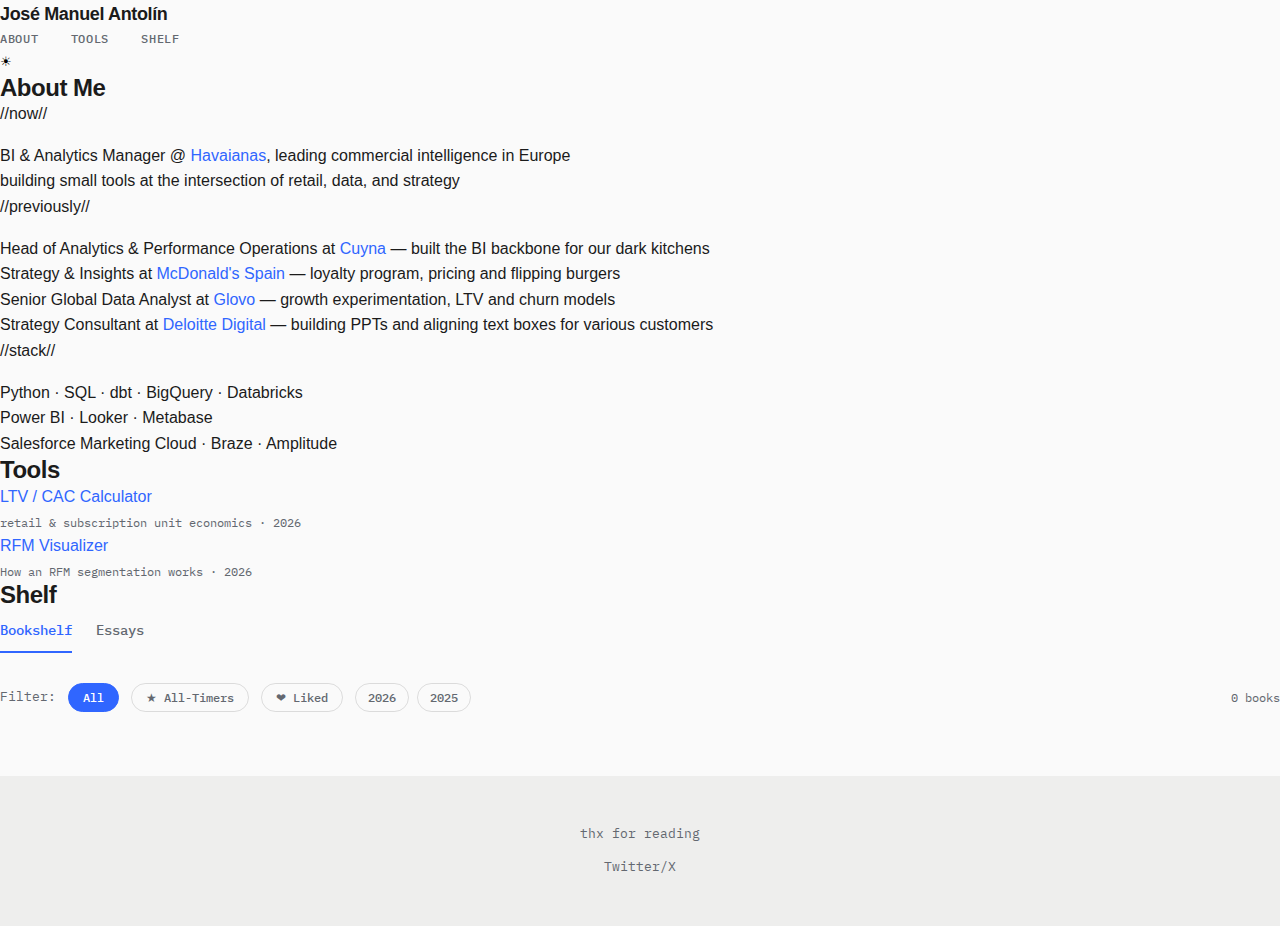
<file: index.html>
<!DOCTYPE html>
<html lang="en">
<head>
    <meta charset="UTF-8">
    <meta name="viewport" content="width=device-width, initial-scale=1.0">
    <meta name="description" content="Personal site — about, writing, shelf">
    <meta name="theme-color" content="#ffffff">
    <title>José Manuel Antolín</title>
    <link rel="stylesheet" href="styles.css">
    <link href="https://fonts.googleapis.com/css2?family=IBM+Plex+Mono:wght@400;500;600;700&display=swap" rel="stylesheet">
    <link rel="icon" href="data:image/svg+xml,<svg xmlns='http://www.w3.org/2000/svg' viewBox='0 0 100 100'><text y='75' font-size='75'>☀</text></svg>">
    
    <script async src="https://www.googletagmanager.com/gtag/js?id=QPMH0CL7N2"></script>
    <script src="/js/analytics.js"></script>

</head>
<body>
    <div class="page-wrapper" id="page-wrapper">
        <div class="container">
            <header class="header fade-in">
                <div class="header-left">
                    <a href="#" class="site-title">José Manuel Antolín</a>
                    <nav>
                        <a href="#about">About</a>
                        <a href="#tools">Tools</a>
                        <a href="#shelf">Shelf</a>
                    </nav>
                </div>
                <button class="theme-toggle" onclick="toggleTheme()" title="Toggle dark mode">
                    <span class="theme-icon">☀</span>
                </button>
            </header>

            
            <section id="about" class="about-section fade-in">
                <h2 class="section-title">About Me</h2>
            
                <p class="label">//now//</p>
                <ul class="content-list">
                    <li>BI & Analytics Manager @ <a href="https://www.havaianas.com" target="_blank" rel="noopener">Havaianas</a>, leading commercial intelligence in Europe</li>
                    <li>building small tools at the intersection of retail, data, and strategy</li>
                </ul>
            
                <p class="label">//previously//</p>
                <ul class="content-list">
                    <li>Head of Analytics & Performance Operations at <a href="https://www.cuyna.es" target="_blank" rel="noopener">Cuyna</a> — built the BI backbone for our dark kitchens</li>
                    <li>Strategy & Insights at <a href="https://www.mcdonalds.es" target="_blank" rel="noopener">McDonald's Spain</a> — loyalty program, pricing and flipping burgers</li>
                    <li>Senior Global Data Analyst at <a href="https://glovoapp.com" target="_blank" rel="noopener">Glovo</a> — growth experimentation, LTV and churn models</li>
                    <li>Strategy Consultant at <a href="https://www.deloittedigital.com" target="_blank" rel="noopener">Deloitte Digital</a> — building PPTs and aligning text boxes for various customers</li>
                </ul>
            
                <p class="label">//stack//</p>
                <ul class="content-list">
                    <li>Python · SQL · dbt · BigQuery · Databricks</li>
                    <li>Power BI · Looker · Metabase</li>
                    <li>Salesforce Marketing Cloud · Braze · Amplitude</li>
                </ul>
            </section>

            <section id="tools" class="writing-section fade-in">
                <h2 class="section-title">Tools</h2>
                <ul class="writing-list">
                    <li>
                        <a href="tools/ltv-cac-calculator.html">LTV / CAC Calculator</a>
                        <div class="source">retail &amp; subscription unit economics · 2026</div>
                    </li>
                    <li>
                        <a href="tools/rfm-visualizer.html">RFM Visualizer</a>
                        <div class="source">How an RFM segmentation works · 2026</div>
                    </li>
                </ul>
            </section>

            <!-- 
            <section id="writing" class="writing-section fade-in">
                <h2 class="section-title">Writing</h2>
                <ul class="writing-list">
                    <li>
                        <a href="https://paragraph.com/@drewcoffman" target="_blank" rel="noopener">essays on being a dad</a>
                        <div class="source">paragraph · 2024</div>
                    </li>
                    <li>
                        <a href="https://paragraph.com/@drewcoffman-2/the-internet-is-a-portal" target="_blank" rel="noopener">the internet is a portal</a>
                        <div class="source">mirror · 2023</div>
                    </li>
                    <li>
                        <a href="https://v1.fwb.help/editorial/lessons-from-the-rise-and-fall-of-bulletin-board-systems-web3" target="_blank" rel="noopener">the ghosts of internets past</a>
                        <div class="source">FWB · 2022</div>
                    </li>
                    <li>
                        <a href="https://paragraph.com/@drewcoffman-2/cryptopilled" target="_blank" rel="noopener">how i got cryptopilled</a>
                        <div class="source">mirror · 2021</div>
                    </li>
                </ul>
            </section> 
            -->

            
            <section id="shelf" class="shelf-section fade-in">
                <h2 class="section-title">Shelf</h2>
                <div class="shelf-tabs">
                    <button class="shelf-tab active" data-tab="books">Bookshelf</button>
                    <!-- <button class="shelf-tab" data-tab="movies">Movie Shelf</button> -->
                    <button class="shelf-tab" data-tab="essays">Essays</button>
                </div>

                <div id="tab-books" class="tab-content active">
                    <div class="sort-controls">
                        <span>Filter:</span>
                        <button class="sort-btn active" data-filter="all">All</button>
                        <button class="sort-btn" data-filter="top">★ All-Timers</button>
                        <button class="sort-btn" data-filter="favorites">❤ Liked</button>
                        <div class="year-filters">
                            <button class="year-btn" data-year="2026">2026</button>
                            <button class="year-btn" data-year="2025">2025</button>
                        </div>
                        <span class="item-count" id="book-count">0 books</span>
                    </div>
                    <div class="grid" id="books-grid"></div>
                </div>

                <!-- <div id="tab-movies" class="tab-content">
                    <div class="sort-controls">
                        <span>Filter:</span>
                        <button class="sort-btn active" data-filter="all">All</button>
                        <button class="sort-btn" data-filter="top">★ All-Timers</button>
                        <button class="sort-btn" data-filter="favorites">❤ Liked</button>
                        <div class="year-filters">
                            <button class="year-btn" data-year="2026">2026</button>
                            <button class="year-btn" data-year="2025">2025</button>
                            <button class="year-btn" data-year="2024">2024</button>
                            <button class="year-btn" data-year="2023">2023</button>
                        </div>
                        <span class="item-count" id="movie-count">0 movies</span>
                    </div>
                    <div class="grid" id="movies-grid"></div>
                </div> -->

                <div id="tab-essays" class="tab-content">
                    <div class="sort-controls">
                        <span>Filter:</span>
                        <button class="sort-btn active" data-filter="all">All</button>
                        <button class="sort-btn" data-filter="top">★ Core Texts</button>
                        <span class="item-count" id="essay-count">0 essays</span>
                    </div>
                    <div class="essays-list" id="essays-list"></div>
                </div>
            </section>
        </div>

        <footer class="footer">
            <div>thx for reading</div>
            <div class="social-links">
                <a href="https://x.com/antolinjm" target="_blank" rel="noopener">Twitter/X</a>
            </div>
        </footer>

        <button class="scroll-top" id="scrollTop" onclick="scrollToTop()" aria-label="Scroll to top">↑</button>
    </div>

    <div class="modal-overlay" id="modal">
        <div class="modal">
            <button class="modal-close" onclick="closeModal()">×</button>
            <div class="modal-body" id="modal-body"></div>
        </div>
    </div>

    <script src="js/theme.js"></script>
    <script src="js/data.js"></script>
    <script src="js/main.js"></script>
</body>
</html>
</file>
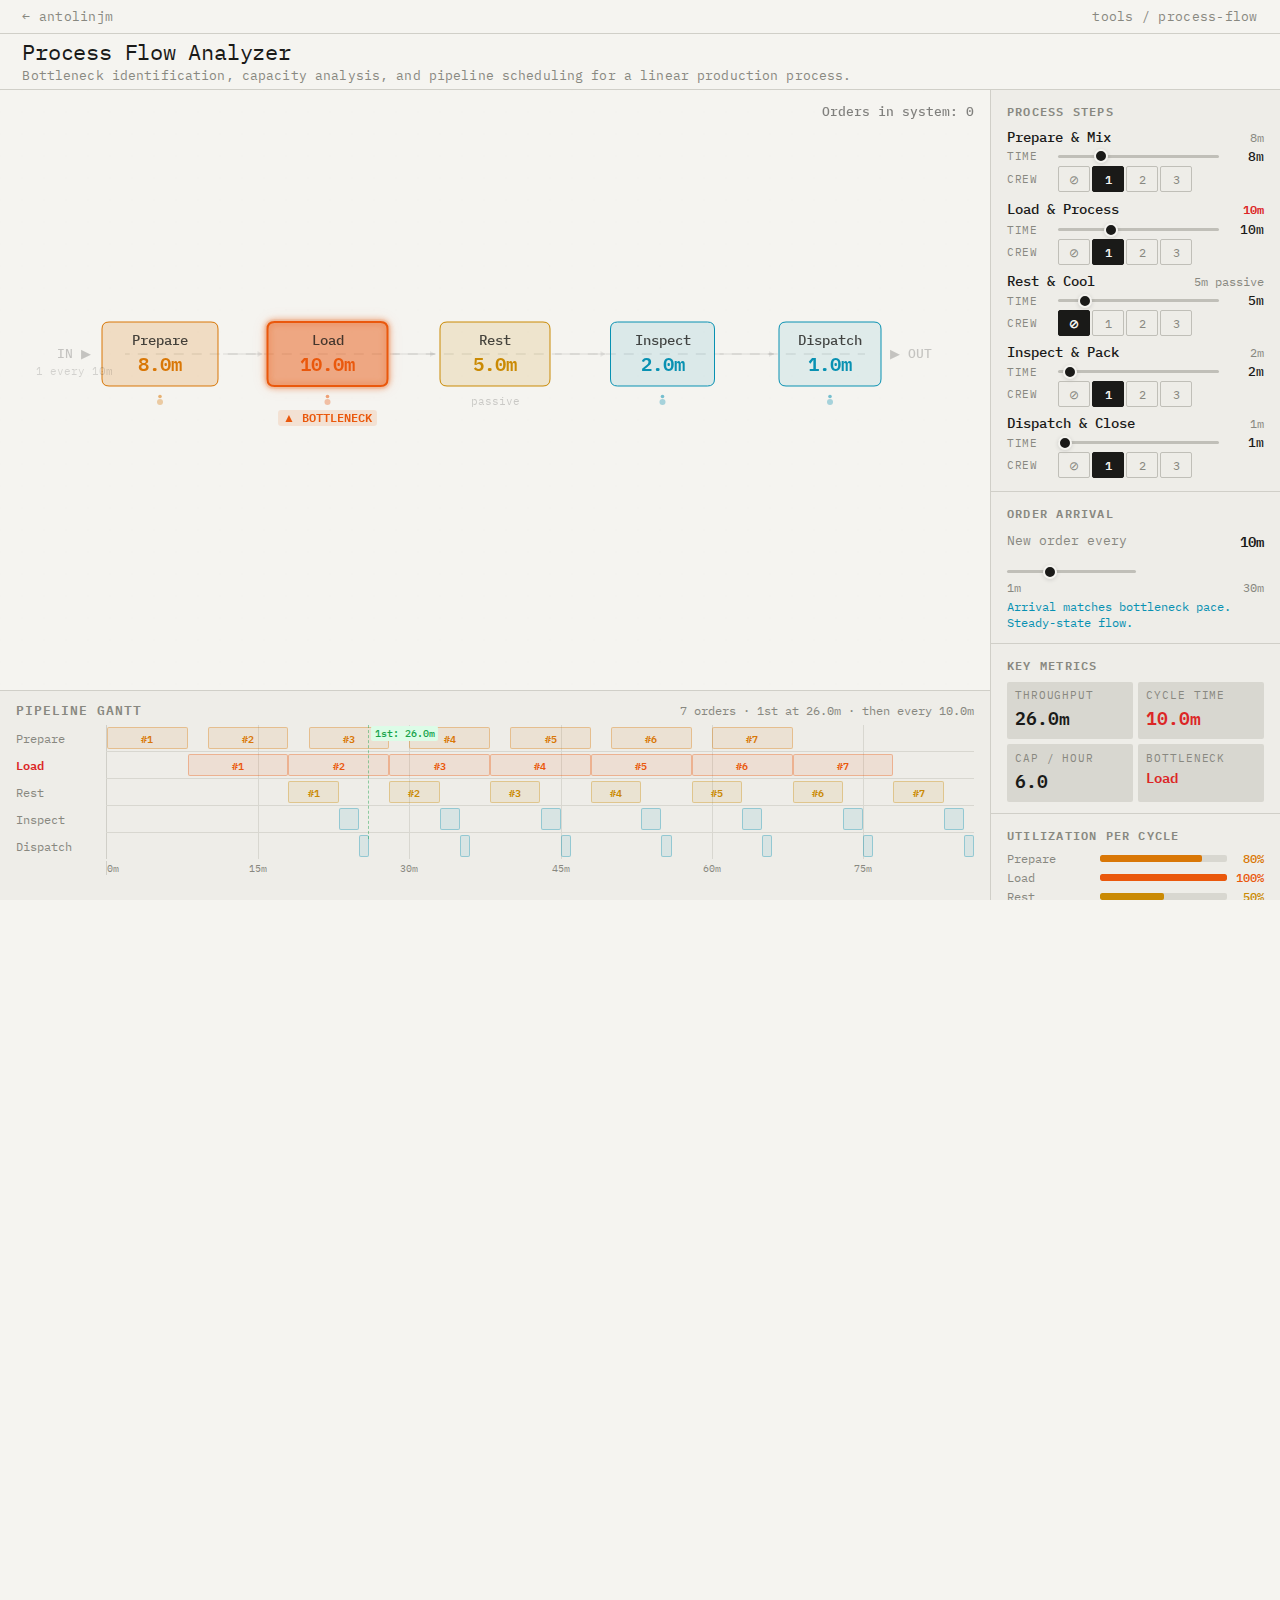
<file: tools/process-flow-analyzer.html>
<!DOCTYPE html>
<html lang="en">
<head>
<meta charset="UTF-8">
<meta name="viewport" content="width=device-width, initial-scale=1.0">
<title>Process Flow Analyzer</title>
<link href="https://fonts.googleapis.com/css2?family=IBM+Plex+Mono:wght@400;500;600&display=swap" rel="stylesheet">
<style>
*, *::before, *::after { margin: 0; padding: 0; box-sizing: border-box; }

:root {
  --bg:      #f5f4f0;
  --surface: #eeede8;
  --card:    #e8e7e2;
  --border:  #d0cfc8;
  --border2: #c0bfb8;
  --text:    #1a1a18;
  --muted:   #888880;
  --dim:     #d8d7d0;

  --cool:    #0891b2;
  --warm:    #d97706;
  --hot:     #dc2626;
  --green:   #16a34a;

  --font:      'IBM Plex Mono', 'Courier New', monospace;
  --font-head: var(--font);
}

html, body {
  height: 100%;
  background: var(--bg);
  color: var(--text);
  font-family: var(--font);
  overflow-x: hidden;
  overflow-y: auto;
}

/* ── APP GRID ─────────────────────────────────────── */
.app {
  display: grid;
  grid-template-rows: 34px 56px 1fr 210px;
  grid-template-columns: 1fr 290px;
  grid-template-areas:
    "nav   nav"
    "ttl   ttl"
    "viz   side"
    "gantt side";
  height: 100vh;
  min-height: 480px;
}

/* ── NAV ──────────────────────────────────────────── */
nav {
  grid-area: nav;
  display: flex;
  align-items: center;
  justify-content: space-between;
  padding: 0 1.4rem;
  border-bottom: 1px solid var(--border);
  background: var(--bg);
}
.nav-back {
  font-family: var(--font);
  font-size: 0.82rem;
  color: var(--muted);
  text-decoration: none;
  letter-spacing: 0.02em;
  transition: color 0.15s;
}
.nav-back:hover { color: var(--text); }
.nav-crumb {
  font-family: var(--font);
  font-size: 0.82rem;
  color: var(--muted);
  letter-spacing: 0.02em;
}

/* ── TITLE ────────────────────────────────────────── */
.page-title {
  grid-area: ttl;
  display: flex;
  flex-direction: column;
  justify-content: center;
  padding: 0 1.4rem;
  background: var(--bg);
  border-bottom: 1px solid var(--border);
}
.page-title h1 {
  font-family: var(--font);
  font-size: 1.4rem;
  font-weight: 400;
  color: var(--text);
  letter-spacing: -0.01em;
  line-height: 1.2;
}
.page-title .sub {
  font-family: var(--font);
  font-size: 0.8rem;
  color: var(--muted);
  margin-top: 0.1rem;
  letter-spacing: 0.01em;
}

/* ── VIZ (canvas) ─────────────────────────────────── */
.viz {
  grid-area: viz;
  position: relative;
  overflow: hidden;
  background: var(--bg);
}
#cv { display: block; width: 100%; height: 100%; }

/* ── GANTT STRIP ──────────────────────────────────── */
.gantt {
  grid-area: gantt;
  border-top: 1px solid var(--border);
  background: var(--surface);
  padding: 0.5rem 1rem;
  overflow-x: auto;
  overflow-y: auto;
}
.gantt-head {
  display: flex;
  justify-content: space-between;
  align-items: baseline;
  margin-bottom: 0.25rem;
}
.gantt-title {
  font-size: 0.8rem;
  font-weight: 600;
  letter-spacing: 0.08em;
  text-transform: uppercase;
  color: var(--muted);
}
.gantt-info { font-size: 0.76rem; color: var(--muted); }
.gantt-chart { position: relative; min-width: 420px; }

.gr { display: flex; height: 26px; }
.gl {
  width: 90px; flex-shrink: 0; display: flex; align-items: center;
  font-size: 0.72rem; color: var(--muted); padding-right: 0.25rem;
  overflow: hidden; white-space: nowrap;
}
.gl.bn { color: var(--hot); font-weight: 600; }
.gt { flex: 1; position: relative; border-left: 1px solid var(--border); }
.gb {
  position: absolute; top: 2px; bottom: 2px; border-radius: 2px;
  display: flex; align-items: center; justify-content: center;
  font-size: 0.64rem; font-weight: 600; border: 1px solid;
  transition: all 0.2s; overflow: hidden;
}
.gsep { height: 1px; background: var(--dim); margin-left: 90px; }
.gax { display: flex; padding-top: 0.1rem; }
.gax-sp { width: 90px; flex-shrink: 0; }
.gax-t { flex: 1; position: relative; height: 14px; border-left: 1px solid var(--border); }
.gtick {
  position: absolute; bottom: 0; font-size: 0.64rem; color: var(--muted);
  transform: translateX(-50%); white-space: nowrap;
}
.gtick-0 { transform: none; }
.ggrid { position: absolute; top: 0; bottom: 0; width: 1px; background: var(--dim); pointer-events: none; }
.gann { position: absolute; top: 0; left: 90px; right: 0; pointer-events: none; }
.gann-line { position: absolute; top: 0; border-left: 1.5px dashed; }
.gann-tag {
  position: absolute; font-size: 0.64rem; white-space: nowrap;
  padding: 0.06rem 0.2rem; border-radius: 2px; font-weight: 500;
}

/* ── SIDEBAR ──────────────────────────────────────── */
.side {
  grid-area: side;
  border-left: 1px solid var(--border);
  display: flex;
  flex-direction: column;
  overflow-y: auto;
  background: var(--surface);
  scrollbar-width: thin;
  scrollbar-color: var(--dim) transparent;
}

.ss { padding: 0.7rem 1rem; border-bottom: 1px solid var(--border); }

.st {
  font-size: 0.76rem; font-weight: 600; letter-spacing: 0.1em;
  text-transform: uppercase; color: var(--muted); margin-bottom: 0.4rem;
}

/* step input groups */
.sgroup { margin-bottom: 0.4rem; }
.sgroup:last-child { margin-bottom: 0; }
.sg-head {
  display: flex; justify-content: space-between; align-items: center;
  margin-bottom: 0.15rem;
}
.sg-name { font-size: 0.88rem; font-weight: 500; color: var(--text); }
.sg-eff { font-size: 0.78rem; color: var(--muted); }
.sg-eff.bn { color: var(--hot); font-weight: 600; }

.sg-row { display: flex; align-items: center; gap: 0.4rem; margin-bottom: 0.08rem; }
.sg-lbl {
  font-size: 0.7rem; color: var(--muted); text-transform: uppercase;
  letter-spacing: 0.06em; width: 2.8rem; flex-shrink: 0;
}
.sg-val { font-size: 0.82rem; font-weight: 500; width: 2.4rem; text-align: right; flex-shrink: 0; color: var(--text); }

input[type=range] {
  -webkit-appearance: none; appearance: none; flex: 1;
  height: 3px; background: var(--border2); border-radius: 2px; outline: none; cursor: pointer;
}
input[type=range]::-webkit-slider-thumb {
  -webkit-appearance: none; width: 14px; height: 14px; border-radius: 50%;
  background: var(--text); border: 2px solid var(--bg);
  box-shadow: 0 1px 4px #0002; cursor: pointer; transition: transform 0.1s;
}
input[type=range]::-webkit-slider-thumb:hover { transform: scale(1.15); }
input[type=range]::-moz-range-thumb {
  width: 14px; height: 14px; border-radius: 50%;
  background: var(--text); border: 2px solid var(--bg);
  box-shadow: 0 1px 4px #0002; cursor: pointer;
}

.wk-btns { display: flex; gap: 2px; }
.wk-btns button {
  width: 32px; height: 26px; border: 1px solid var(--border2); background: transparent;
  color: var(--muted); font-family: var(--font); font-size: 0.74rem;
  cursor: pointer; border-radius: 2px; transition: all 0.15s;
}
.wk-btns button.active {
  background: var(--text); color: var(--bg); border-color: var(--text); font-weight: 600;
}
.wk-btns button:hover:not(.active) { border-color: var(--text); color: var(--text); }

/* stats grid in sidebar */
.sgrid { display: grid; grid-template-columns: 1fr 1fr; gap: 0.35rem; }
.sbox { background: var(--dim); border-radius: 2px; padding: 0.4rem 0.5rem; }
.slb { font-size: 0.7rem; color: var(--muted); text-transform: uppercase; letter-spacing: 0.08em; }
.svl { font-family: var(--font); font-size: 1.1rem; font-weight: 600; color: var(--text); margin-top: 0.02rem; }
.svl.hot { color: var(--hot); }

/* utilization bars in sidebar */
.util-row {
  display: flex; align-items: center; gap: 0.3rem;
  margin-bottom: 0.25rem; font-size: 0.76rem;
}
.util-row:last-child { margin-bottom: 0; }
.util-name { width: 5.5rem; color: var(--muted); overflow: hidden; text-overflow: ellipsis; white-space: nowrap; }
.util-bar { flex: 1; height: 7px; background: var(--dim); border-radius: 2px; overflow: hidden; }
.util-fill { height: 100%; border-radius: 2px; transition: width 0.3s; }
.util-pct { width: 2rem; text-align: right; font-weight: 500; }

/* ── EXPLAINER ────────────────────────────────────── */
.explainer {
  border-top: 1px solid var(--border);
  background: var(--surface);
  padding: 3rem 2rem 4rem;
}
.ex-inner { max-width: 860px; margin: 0 auto; }

.ex-label {
  font-size: 0.74rem; font-weight: 600; letter-spacing: 0.14em;
  text-transform: uppercase; color: var(--muted); margin-bottom: 0.6rem;
}
.ex-title {
  font-family: var(--font-head); font-size: 1.5rem; font-weight: 800;
  color: var(--text); letter-spacing: -0.02em; margin-bottom: 1.2rem; line-height: 1.2;
}
.ex-lead {
  font-size: 0.9rem; line-height: 1.75; color: var(--text);
  margin-bottom: 2rem; max-width: 640px;
}

.ex-grid {
  display: grid; grid-template-columns: repeat(3, 1fr); gap: 1px;
  background: var(--border); border: 1px solid var(--border);
  border-radius: 3px; overflow: hidden; margin-bottom: 2rem;
}
.ex-card { background: var(--bg); padding: 1.2rem 1.3rem; }
.ex-card-label {
  font-size: 0.72rem; font-weight: 600; letter-spacing: 0.12em;
  text-transform: uppercase; color: var(--muted); margin-bottom: 0.35rem;
}
.ex-card-letter {
  font-family: var(--font-head); font-size: 1.6rem; font-weight: 800;
  color: var(--text); line-height: 1; margin-bottom: 0.4rem;
}
.ex-card-title {
  font-size: 0.75rem; font-weight: 600; color: var(--text);
  margin-bottom: 0.4rem; letter-spacing: 0.02em;
}
.ex-card-body { font-size: 0.74rem; color: var(--muted); line-height: 1.6; }
.ex-card-example {
  margin-top: 0.6rem; font-size: 0.68rem; color: var(--muted);
  border-left: 2px solid var(--border2); padding-left: 0.6rem; line-height: 1.5;
}

.ex-divider { border: none; border-top: 1px solid var(--border); margin: 2rem 0; }
.ex-h2 {
  font-family: var(--font-head); font-size: 0.95rem; font-weight: 700;
  color: var(--text); letter-spacing: -0.01em; margin-bottom: 0.7rem;
}
.ex-p {
  font-size: 0.78rem; line-height: 1.75; color: var(--muted);
  margin-bottom: 1rem; max-width: 680px;
}

.ex-formula {
  background: var(--card); border: 1px solid var(--border); border-radius: 3px;
  padding: 1rem 1.2rem; margin-top: 1rem; font-size: 0.68rem;
  line-height: 1.8; color: var(--muted);
}
.ex-formula strong { color: var(--text); font-weight: 600; }

.ex-table {
  width: 100%; border-collapse: collapse; font-size: 0.74rem; margin-top: 1rem;
}
.ex-table th {
  text-align: left; font-size: 0.72rem; font-weight: 600; letter-spacing: 0.1em;
  text-transform: uppercase; color: var(--muted); padding: 0.4rem 0.7rem;
  border-bottom: 1px solid var(--border);
}
.ex-table td {
  padding: 0.55rem 0.7rem; border-bottom: 1px solid var(--border);
  vertical-align: top; color: var(--muted); line-height: 1.5;
}
.ex-table td:first-child { font-weight: 600; color: var(--text); white-space: nowrap; }
.ex-table tr:last-child td { border-bottom: none; }
</style>
</head>
<body>

<!-- ═══════════════════════════════════════════════════ -->
<!-- APP GRID                                           -->
<!-- ═══════════════════════════════════════════════════ -->
<div class="app">

  <nav>
    <a class="nav-back" href="/">← antolinjm</a>
    <span class="nav-crumb">tools / process-flow</span>
  </nav>

  <div class="page-title">
    <h1>Process Flow Analyzer</h1>
    <span class="sub">Bottleneck identification, capacity analysis, and pipeline scheduling for a linear production process.</span>
  </div>

  <div class="viz"><canvas id="cv"></canvas></div>

  <div class="gantt">
    <div class="gantt-head">
      <span class="gantt-title">Pipeline Gantt</span>
      <span class="gantt-info" id="gantt-info"></span>
    </div>
    <div class="gantt-chart" id="gantt"></div>
  </div>

  <div class="side">
    <div class="ss">
      <div class="st">Process Steps</div>
      <div id="inputs"></div>
    </div>
    <div class="ss">
      <div class="st">Order Arrival</div>
      <div style="display:flex;justify-content:space-between;align-items:center;margin-bottom:0.3rem">
        <span style="font-size:0.82rem;color:var(--muted)">New order every</span>
        <span style="font-size:0.88rem;font-weight:600" id="ar-val">10m</span>
      </div>
      <input type="range" id="ar-slider" min="1" max="30" value="10" step="1">
      <div style="display:flex;justify-content:space-between;font-size:0.72rem;color:var(--muted);margin-top:0.15rem"><span>1m</span><span>30m</span></div>
      <div style="font-size:0.72rem;color:var(--muted);margin-top:0.25rem;line-height:1.45" id="ar-note"></div>
    </div>
    <div class="ss">
      <div class="st">Key Metrics</div>
      <div class="sgrid" id="stats"></div>
    </div>
    <div class="ss">
      <div class="st">Utilization per cycle</div>
      <div id="util"></div>
    </div>
  </div>

</div>

<!-- ═══════════════════════════════════════════════════ -->
<!-- EXPLAINER (below viewport, scrollable)             -->
<!-- ═══════════════════════════════════════════════════ -->
<section class="explainer">
  <div class="ex-inner">

    <div class="ex-label">Methodology</div>
    <h2 class="ex-title">What is Bottleneck Analysis?</h2>
    <p class="ex-lead">Every linear production process has a bottleneck — the single step with the longest effective cycle time. This step limits the entire line's throughput, regardless of how fast the other steps are. Identifying and improving the bottleneck is the highest-leverage move in operations management.</p>

    <div class="ex-grid">
      <div class="ex-card">
        <div class="ex-card-label">Concept 1</div>
        <div class="ex-card-letter">CT</div>
        <div class="ex-card-title">Effective Cycle Time</div>
        <div class="ex-card-body">The time it takes one step to process one unit, adjusted for the number of workers. More workers at a station reduce the effective time proportionally.</div>
        <div class="ex-card-example">If a step takes 10 min with 1 worker, adding a 2nd worker reduces effective time to 5 min. Workers = 0 means a passive step (machine/cooling) — time is fixed.</div>
      </div>
      <div class="ex-card">
        <div class="ex-card-label">Concept 2</div>
        <div class="ex-card-letter">BN</div>
        <div class="ex-card-title">The Bottleneck</div>
        <div class="ex-card-body">The step with the longest effective cycle time. It determines the system's pace — you can only produce one unit per bottleneck cycle, no matter what. All other steps sit idle waiting.</div>
        <div class="ex-card-example">With steps at 8m, 10m, 5m, 2m, 1m — the 10m step is the bottleneck. Maximum capacity = 60 ÷ 10 = 6 units/hour.</div>
      </div>
      <div class="ex-card">
        <div class="ex-card-label">Concept 3</div>
        <div class="ex-card-letter">PP</div>
        <div class="ex-card-title">Pipeline Scheduling</div>
        <div class="ex-card-body">Orders overlap in a pipeline: while order #2 is at step 1, order #1 is already at step 2. The Gantt chart shows this overlap. After the first delivery, new units come out at the bottleneck's pace.</div>
        <div class="ex-card-example">First delivery = sum of all step times (throughput time). After that, one every cycle time. The pipeline is the reason factories are far faster than single-unit processing.</div>
      </div>
    </div>

    <hr class="ex-divider">

    <h3 class="ex-h2">Why it matters</h3>
    <p class="ex-p">In a real factory, restaurant, or service line, identifying the bottleneck tells you exactly where to invest — adding workers, buying a second machine, or redesigning the step. Spending effort anywhere else has zero impact on throughput until the bottleneck is fixed. This is the core insight of the Theory of Constraints.</p>
    <p class="ex-p">The pipeline visualization above shows orders flowing through the process. Notice how tokens queue before the bottleneck — this is what happens in practice: inventory builds up in front of the slowest step, while downstream steps wait idle.</p>

    <hr class="ex-divider">

    <h3 class="ex-h2">Key formulas</h3>
    <table class="ex-table">
      <thead>
        <tr><th>Metric</th><th>Formula</th><th>What it means</th></tr>
      </thead>
      <tbody>
        <tr><td>Effective time</td><td>base_time ÷ max(workers, 1)</td><td>How long one step actually takes per unit, adjusted for parallel workers</td></tr>
        <tr><td>Bottleneck</td><td>max(effective times)</td><td>The step with the longest effective time — it limits everything</td></tr>
        <tr><td>Throughput time</td><td>Σ all effective times</td><td>Time for one unit to go from start to finish, end-to-end, no queue</td></tr>
        <tr><td>Cycle time</td><td>= bottleneck time</td><td>Time between consecutive completed units at steady state</td></tr>
        <tr><td>Capacity / hour</td><td>60 ÷ cycle time</td><td>Maximum units per hour at steady state</td></tr>
        <tr><td>Utilization</td><td>step_time ÷ cycle_time × 100%</td><td>How busy each step is relative to the bottleneck pace</td></tr>
      </tbody>
    </table>

    <hr class="ex-divider">

    <h3 class="ex-h2">Pipeline scheduling rule</h3>
    <p class="ex-p">For any order <em>i</em> at step <em>j</em>, the start time follows a simple rule: it must wait for both the previous step of the same order, and the same step of the previous order. This creates the cascading Gantt pattern above.</p>
    <div class="ex-formula">
      <strong>start[i][j] = max( end[i][j-1], end[i-1][j] )</strong><br>
      where end[i][j] = start[i][j] + effective_time[j]<br><br>
      <strong>Throughput time</strong> = end[0][last_step] — first unit, no pipeline benefit<br>
      <strong>Steady-state gap</strong> = bottleneck cycle time — after pipeline fills, one unit exits every CT minutes
    </div>

    <hr class="ex-divider">

    <h3 class="ex-h2">How to use this tool</h3>
    <p class="ex-p">Adjust the time and crew sliders on the right to model your process. The animated pipeline shows orders flowing through your line in real time — watch how they queue before the bottleneck. The Gantt chart below shows the exact schedule for enough orders to fill a 60-minute window.</p>
    <p class="ex-p">Try adding a second worker to the bottleneck step — you'll see the bottleneck shift to a different step, utilization patterns change, and capacity increase. This is the core exercise in process improvement: find the constraint, ease it, find the new constraint, repeat.</p>

  </div>
</section>

<script>
'use strict';

/* ═══════════════════════════════════════════════════════
   CONFIG
   ═══════════════════════════════════════════════════════ */
const DEFAULTS = [
  { name: 'Prepare & Mix',    base: 8,  crew: 1 },
  { name: 'Load & Process',   base: 10, crew: 1 },
  { name: 'Rest & Cool',      base: 5,  crew: 0 },
  { name: 'Inspect & Pack',   base: 2,  crew: 1 },
  { name: 'Dispatch & Close', base: 1,  crew: 1 },
];
const N = DEFAULTS.length;
const SIM_SPEED = 3.5;

/* ═══════════════════════════════════════════════════════
   STATE
   ═══════════════════════════════════════════════════════ */
let state = { steps:[], effs:[], bnIdx:0, tp:0, ct:0, cph:0, nOrders:4, sched:null };
let tokens = [], simTime = 0, spawnTimer = 0, tokenId = 0;

/* ═══════════════════════════════════════════════════════
   UTILS
   ═══════════════════════════════════════════════════════ */
const fmt = (n, d=0) => n.toLocaleString('en-GB',{minimumFractionDigits:d,maximumFractionDigits:d});

function thermalColor(ratio) {
  // ratio = eff / arrivalRate: >1 means blocker (creates queues)
  if (ratio > 1.1)   return '#dc2626';  // red — blocker, queue grows
  if (ratio > 0.95)  return '#ea580c';  // orange — at capacity
  if (ratio > 0.7)   return '#d97706';  // amber — nearing capacity
  if (ratio > 0.4)   return '#ca8a04';  // yellow-green — comfortable
  return '#0891b2';                      // teal — fast, no issue
}

function hexRgb(hex) {
  return [parseInt(hex.slice(1,3),16), parseInt(hex.slice(3,5),16), parseInt(hex.slice(5,7),16)];
}

function roundRect(cx, x, y, w, h, r) {
  cx.beginPath();
  cx.moveTo(x+r,y); cx.lineTo(x+w-r,y);
  cx.quadraticCurveTo(x+w,y,x+w,y+r); cx.lineTo(x+w,y+h-r);
  cx.quadraticCurveTo(x+w,y+h,x+w-r,y+h); cx.lineTo(x+r,y+h);
  cx.quadraticCurveTo(x,y+h,x,y+h-r); cx.lineTo(x,y+r);
  cx.quadraticCurveTo(x,y,x+r,y);
  cx.closePath();
}

/* ═══════════════════════════════════════════════════════
   COMPUTATION
   ═══════════════════════════════════════════════════════ */
function readInputs() {
  const steps = [];
  for (let i = 0; i < N; i++) {
    const base = Math.max(1, +document.getElementById(`base${i}`).value || 1);
    const crew = +(document.querySelector(`#wk${i} button.active`)?.dataset.crew ?? DEFAULTS[i].crew);
    const eff = crew > 1 ? base / crew : base;
    steps.push({ name: DEFAULTS[i].name, base, crew, eff });
  }
  return steps;
}

function schedule(effs, n, arrivalRate) {
  const M = effs.length;
  const S = Array.from({length:n}, () => new Array(M).fill(0));
  const E = Array.from({length:n}, () => new Array(M).fill(0));
  for (let i = 0; i < n; i++) for (let j = 0; j < M; j++) {
    let t = 0;
    if (j === 0) t = Math.max(t, i * arrivalRate); // order i arrives at this time
    if (j > 0) t = Math.max(t, E[i][j-1]);
    if (i > 0) t = Math.max(t, E[i-1][j]);
    S[i][j] = t; E[i][j] = t + effs[j];
  }
  return { S, E };
}

function compute() {
  const steps = readInputs();
  const effs = steps.map(s => s.eff);
  const maxE = Math.max(...effs);
  const bnIdx = effs.indexOf(maxE);
  const tp = effs.reduce((a,b) => a+b, 0);
  const ct = maxE;
  const cph = ct > 0 ? 60/ct : 0;
  const ar = Math.max(1, +document.getElementById('ar-slider').value || ct);
  const nOrders = ar <= 0 ? 4 : Math.max(3, Math.min(14, Math.floor(60/ar)+1));
  const sc = schedule(effs, nOrders, ar);
  state = { steps, effs, bnIdx, tp, ct, cph, nOrders, sched: sc, ar };
}

/* ═══════════════════════════════════════════════════════
   SIDEBAR
   ═══════════════════════════════════════════════════════ */
function buildSidebar() {
  document.getElementById('inputs').innerHTML = DEFAULTS.map((d,i) => `
    <div class="sgroup">
      <div class="sg-head">
        <span class="sg-name">${d.name}</span>
        <span class="sg-eff" id="seff${i}">—</span>
      </div>
      <div class="sg-row">
        <span class="sg-lbl">Time</span>
        <input type="range" id="base${i}" min="1" max="30" value="${d.base}" step="1"/>
        <span class="sg-val" id="bval${i}">${d.base}m</span>
      </div>
      <div class="sg-row">
        <span class="sg-lbl">Crew</span>
        <div class="wk-btns" id="wk${i}">
          ${[0,1,2,3].map(c => `<button data-crew="${c}" class="${c===d.crew?'active':''}">${c===0?'⊘':c}</button>`).join('')}
        </div>
      </div>
    </div>
  `).join('');

  for (let i = 0; i < N; i++) {
    document.getElementById(`base${i}`).addEventListener('input', function() {
      document.getElementById(`bval${i}`).textContent = this.value + 'm';
      onUpdate();
    });
    document.querySelectorAll(`#wk${i} button`).forEach(btn => {
      btn.addEventListener('click', () => {
        document.querySelectorAll(`#wk${i} button`).forEach(b => b.classList.remove('active'));
        btn.classList.add('active');
        onUpdate();
      });
    });
  }

  // Arrival rate slider
  document.getElementById('ar-slider').addEventListener('input', function() {
    document.getElementById('ar-val').textContent = this.value + 'm';
    onUpdate();
  });
}

function updateSidebar() {
  const { steps, effs, bnIdx, tp, ct, cph, ar } = state;
  const maxE = Math.max(...effs);

  // Arrival rate note
  const arNote = document.getElementById('ar-note');
  if (ar < ct) {
    arNote.textContent = `⚠ Orders arrive faster than the bottleneck (${fmt(ct,1)}m). Queue will grow indefinitely.`;
    arNote.style.color = 'var(--hot)';
  } else if (ar > ct * 1.5) {
    arNote.textContent = `Orders arrive slower than the line can handle. Idle time between orders.`;
    arNote.style.color = 'var(--muted)';
  } else {
    arNote.textContent = `Arrival matches bottleneck pace. Steady-state flow.`;
    arNote.style.color = 'var(--cool)';
  }

  // Effective time labels
  steps.forEach((s, i) => {
    const isBn = i === bnIdx && s.eff > 0;
    const el = document.getElementById(`seff${i}`);
    if (s.crew === 0) el.textContent = `${fmt(s.eff)}m passive`;
    else if (s.crew > 1) el.textContent = `${s.base}÷${s.crew} = ${fmt(s.eff,1)}m`;
    else el.textContent = `${fmt(s.eff)}m`;
    el.className = 'sg-eff' + (isBn ? ' bn' : '');
  });

  // Stats grid
  document.getElementById('stats').innerHTML = `
    <div class="sbox"><div class="slb">Throughput</div><div class="svl">${fmt(tp,1)}m</div></div>
    <div class="sbox"><div class="slb">Cycle time</div><div class="svl hot">${fmt(ct,1)}m</div></div>
    <div class="sbox"><div class="slb">Cap / hour</div><div class="svl">${fmt(cph,1)}</div></div>
    <div class="sbox"><div class="slb">Bottleneck</div><div class="svl hot" style="font-size:.88rem">${steps[bnIdx].name.split('&')[0].trim()}</div></div>
  `;

  // Utilization bars
  let html = '';
  steps.forEach((s, i) => {
    if (!s.eff) return;
    const util = ct > 0 ? (s.eff/ct)*100 : 0;
    const color = stations[i]?.color || '#0891b2';
    html += `<div class="util-row">
      <span class="util-name">${s.name.split('&')[0].trim()}</span>
      <div class="util-bar"><div class="util-fill" style="width:${util}%;background:${color}"></div></div>
      <span class="util-pct" style="color:${color}">${fmt(util,0)}%</span>
    </div>`;
  });
  document.getElementById('util').innerHTML = html;
}

/* ═══════════════════════════════════════════════════════
   CANVAS — PIPELINE VISUALIZATION
   ═══════════════════════════════════════════════════════ */
const canvas = document.getElementById('cv');
const ctx = canvas.getContext('2d');
let W = 800, H = 300;
let stations = [];

function resizeCanvas() {
  const el = document.querySelector('.viz');
  const rect = el.getBoundingClientRect();
  const dpr = window.devicePixelRatio || 1;
  W = rect.width; H = rect.height;
  canvas.width = W * dpr;
  canvas.height = H * dpr;
  ctx.setTransform(dpr, 0, 0, dpr, 0, 0);
  layoutStations();
}

function layoutStations() {
  const mx = 160, cy = H * 0.44;
  const spacing = N > 1 ? (W - mx*2) / (N-1) : 0;
  const ar = state.ar || state.ct || 1;
  stations = state.steps.map((s, i) => {
    const ratio = s.eff / ar;  // color relative to arrival rate
    const w = 100 + Math.min(ratio, 1) * 20;
    return { x: mx + i*spacing, y: cy, w, h: 64, ratio: Math.min(ratio, 1.5), color: thermalColor(Math.min(ratio, 1.5)) };
  });
}

function drawCanvas(ts) {
  ctx.clearRect(0, 0, W, H);

  // Light background
  ctx.fillStyle = '#f5f4f0';
  ctx.fillRect(0, 0, W, H);

  // Subtle dot grid
  ctx.fillStyle = 'rgba(0,0,0,0.025)';
  for (let x = 0; x < W; x += 22) for (let y = 0; y < H; y += 22) {
    ctx.beginPath(); ctx.arc(x, y, 0.6, 0, Math.PI*2); ctx.fill();
  }

  if (!stations.length) return;
  const cy = stations[0].y;
  const { bnIdx } = state;
  const pulse = Math.sin((ts||0) * 0.004) * 0.5 + 0.5;

  // Conveyor belt (animated dashes)
  const x0 = stations[0].x - 35, x1 = stations[N-1].x + 35;
  ctx.save();
  ctx.strokeStyle = 'rgba(0,0,0,0.06)';
  ctx.lineWidth = 2;
  ctx.setLineDash([10, 8]);
  ctx.lineDashOffset = -(ts||0) * 0.015;
  ctx.beginPath(); ctx.moveTo(x0, cy); ctx.lineTo(x1, cy); ctx.stroke();
  ctx.setLineDash([]);
  ctx.restore();

  // Connection arrows
  for (let i = 0; i < N-1; i++) {
    const a = stations[i], b = stations[i+1];
    const ax = a.x + a.w/2 + 5, bx = b.x - b.w/2 - 5;
    ctx.strokeStyle = 'rgba(0,0,0,0.07)';
    ctx.lineWidth = 1.5;
    ctx.beginPath(); ctx.moveTo(ax, cy); ctx.lineTo(bx, cy); ctx.stroke();
    ctx.fillStyle = 'rgba(0,0,0,0.07)';
    ctx.beginPath();
    ctx.moveTo(bx, cy); ctx.lineTo(bx-5, cy-3); ctx.lineTo(bx-5, cy+3);
    ctx.closePath(); ctx.fill();
  }

  // Draw tokens (behind stations)
  drawTokens();

  // Draw stations
  stations.forEach((st, i) => {
    const isBn = i === bnIdx && state.steps[i].eff > 0;
    const sx = st.x - st.w/2, sy = st.y - st.h/2;
    const [r,g,b] = hexRgb(st.color);

    // Bottleneck glow
    if (isBn) {
      ctx.save();
      ctx.shadowColor = st.color;
      ctx.shadowBlur = 10 + pulse * 12;
      ctx.fillStyle = `rgba(${r},${g},${b},0.08)`;
      roundRect(ctx, sx-3, sy-3, st.w+6, st.h+6, 10);
      ctx.fill();
      ctx.restore();
    }

    // Station body
    ctx.save();
    const alpha = 0.08 + st.ratio * 0.14;
    ctx.fillStyle = `rgba(${r},${g},${b},${alpha})`;
    ctx.strokeStyle = st.color;
    ctx.lineWidth = isBn ? 2 : 1;
    if (isBn) { ctx.shadowColor = st.color; ctx.shadowBlur = 4 + pulse * 6; }
    roundRect(ctx, sx, sy, st.w, st.h, 7);
    ctx.fill(); ctx.stroke();
    ctx.restore();

    // Step name
    ctx.fillStyle = '#1a1a18cc';
    ctx.font = '500 14px "IBM Plex Mono"';
    ctx.textAlign = 'center'; ctx.textBaseline = 'middle';
    ctx.fillText(state.steps[i].name.split('&')[0].trim(), st.x, st.y - 13);

    // Effective time
    ctx.fillStyle = st.color;
    ctx.font = '600 19px "IBM Plex Mono"';
    ctx.fillText(fmt(state.steps[i].eff, 1) + 'm', st.x, st.y + 12);

    // Worker indicators
    const crew = state.steps[i].crew;
    const wy = st.y + st.h/2 + 16;
    if (crew > 0) {
      for (let w = 0; w < crew; w++) {
        const wx = st.x - (crew-1)*5.5 + w*11;
        ctx.fillStyle = st.color + '55';
        ctx.beginPath(); ctx.arc(wx, wy, 3, 0, Math.PI*2); ctx.fill();
        ctx.fillStyle = st.color + '88';
        ctx.beginPath(); ctx.arc(wx, wy-5.5, 1.8, 0, Math.PI*2); ctx.fill();
      }
    } else {
      ctx.fillStyle = '#1a1a1833';
      ctx.font = '11px "IBM Plex Mono"';
      ctx.fillText('passive', st.x, wy);
    }

    // Bottleneck badge (below station + workers)
    if (isBn) {
      ctx.save();
      const bx = st.x, by = st.y + st.h/2 + 32;
      ctx.font = '600 12px "IBM Plex Mono"';
      ctx.textAlign = 'center';
      const label = '\u25B2 BOTTLENECK';
      const tw = ctx.measureText(label).width + 10;
      ctx.fillStyle = `rgba(${r},${g},${b},0.12)`;
      roundRect(ctx, bx-tw/2, by-8, tw, 16, 3);
      ctx.fill();
      ctx.fillStyle = st.color;
      ctx.fillText(label, bx, by + 1);
      ctx.restore();
    }
  });

  // Entry/exit labels
  ctx.fillStyle = 'rgba(0,0,0,0.2)';
  ctx.font = '500 13px "IBM Plex Mono"';
  ctx.textAlign = 'center';
  ctx.fillText('IN \u25B6', stations[0].x - stations[0].w/2 - 28, cy);
  ctx.fillText('\u25B6 OUT', stations[N-1].x + stations[N-1].w/2 + 30, cy);

  // Spawn rate indicator
  if (state.ar > 0) {
    ctx.fillStyle = 'rgba(0,0,0,0.14)';
    ctx.font = '400 11px "IBM Plex Mono"';
    ctx.textAlign = 'center';
    ctx.fillText('1 every ' + fmt(state.ar, 0) + 'm', stations[0].x - stations[0].w/2 - 28, cy + 18);
  }

  // Token counter (top-right)
  ctx.save();
  ctx.font = '500 13px "IBM Plex Mono"';
  ctx.textAlign = 'right';
  ctx.fillStyle = tokens.length >= 80 ? '#dc2626' : tokens.length >= 50 ? '#d97706' : '#1a1a1888';
  ctx.fillText('Orders in system: ' + tokens.length + (tokens.length >= 100 ? ' (MAX)' : ''), W - 16, 22);
  ctx.restore();

  // Capacity-reached warning
  if (tokens.length >= 100) {
    ctx.save();
    ctx.fillStyle = 'rgba(220,38,38,0.08)';
    roundRect(ctx, W/2 - 155, H - 30, 310, 24, 4);
    ctx.fill();
    ctx.fillStyle = '#dc2626';
    ctx.font = '500 12px "IBM Plex Mono"';
    ctx.textAlign = 'center';
    ctx.fillText('\u26A0 Max 100 orders in system \u2014 line cannot absorb this demand', W/2, H - 15);
    ctx.restore();
  }
}

/* ═══════════════════════════════════════════════════════
   TOKEN ANIMATION
   ═══════════════════════════════════════════════════════ */
const T_COLORS = ['#6366f1','#8b5cf6','#a855f7','#ec4899','#f97316','#10b981','#0ea5e9','#eab308'];

function spawnToken() {
  if (!stations.length) return;
  tokens.push({
    id: tokenId++,
    x: stations[0].x - stations[0].w/2 - 50,
    y: stations[0].y,
    targetX: stations[0].x,
    targetY: stations[0].y,
    vx: 0, vy: 0,
    stIdx: 0,
    state: 'waiting',
    timer: 0,
    color: T_COLORS[tokenId % T_COLORS.length],
    alpha: 1,
  });
}

// Arrange queued tokens in a compact grid above the station
function queueLayout(waiters, startIdx, st) {
  const count = waiters.length - startIdx;
  if (count <= 0) return;
  const cols = Math.max(3, Math.min(6, Math.ceil(Math.sqrt(count))));
  const gap = 10;
  for (let i = startIdx; i < waiters.length; i++) {
    const qi = i - startIdx;
    const row = Math.floor(qi / cols);
    const col = qi % cols;
    const gridW = Math.min(count, cols) * gap;
    waiters[i].targetX = st.x - gridW/2 + col * gap + gap/2;
    waiters[i].targetY = st.y - st.h/2 - 14 - row * gap;
  }
}

function simStep(dt) {
  if (!state.effs.length || state.ct <= 0) return;
  const simDt = dt * SIM_SPEED / 1000;
  simTime += simDt;

  spawnTimer += simDt;
  const spawnInterval = Math.max(state.ar || state.ct, 0.5);
  if (spawnTimer >= spawnInterval && tokens.length < 100) {
    spawnToken();
    spawnTimer = 0;
  }

  // Decrease processing timers
  tokens.forEach(t => {
    if (t.state === 'processing') {
      t.timer -= simDt;
      if (t.timer <= 0) {
        t.stIdx++;
        if (t.stIdx >= N) {
          t.state = 'exiting';
          t.targetX = stations[N-1].x + stations[N-1].w/2 + 70;
          t.targetY = stations[N-1].y;
        } else {
          t.state = 'waiting';
          t.targetX = stations[t.stIdx].x;
          t.targetY = stations[t.stIdx].y;
        }
      }
    }
  });

  // Assign waiting tokens to free stations & position queues
  for (let j = 0; j < N; j++) {
    const hasProc = tokens.some(t => t.state === 'processing' && t.stIdx === j);
    const waiters = tokens.filter(t => t.state === 'waiting' && t.stIdx === j).sort((a,b) => a.id - b.id);
    const st = stations[j];

    if (!hasProc && waiters.length > 0) {
      // First waiter enters the station
      waiters[0].targetX = st.x;
      waiters[0].targetY = st.y;
      if (Math.abs(waiters[0].x - st.x) < 18) {
        waiters[0].state = 'processing';
        waiters[0].timer = state.effs[j];
      }
      // Remaining waiters queue in a grid above the station
      queueLayout(waiters, 1, st);
    } else {
      // Station occupied — all waiters queue above
      queueLayout(waiters, 0, st);
    }
  }

  // Smooth movement (no overshoot)
  const LERP = 0.14;
  tokens.forEach(t => {
    t.x += (t.targetX - t.x) * LERP;
    t.y += (t.targetY - t.y) * LERP;
    if (t.state === 'exiting') {
      t.alpha = Math.max(0, t.alpha - 0.015);
      if (t.alpha <= 0) t.state = 'done';
    }
  });

  tokens = tokens.filter(t => t.state !== 'done');
}

function drawTokens() {
  tokens.forEach(t => {
    if (t.alpha <= 0) return;
    ctx.save();
    ctx.globalAlpha = t.alpha * 0.85;
    ctx.shadowColor = t.color;
    ctx.shadowBlur = 4;
    ctx.fillStyle = t.color;
    ctx.beginPath(); ctx.arc(t.x, t.y, 5.5, 0, Math.PI*2); ctx.fill();
    ctx.shadowBlur = 0;
    ctx.fillStyle = 'rgba(255,255,255,0.55)';
    ctx.beginPath(); ctx.arc(t.x, t.y - 0.8, 1.3, 0, Math.PI*2); ctx.fill();
    ctx.restore();
  });

  // Draw queue count labels above stations that have waiters
  for (let j = 0; j < N; j++) {
    const waitCount = tokens.filter(t => t.state === 'waiting' && t.stIdx === j).length;
    if (waitCount > 0 && stations[j]) {
      const st = stations[j];
      const cols = Math.max(3, Math.min(6, Math.ceil(Math.sqrt(waitCount))));
      const rows = Math.ceil(waitCount / cols);
      ctx.save();
      ctx.fillStyle = '#1a1a1866';
      ctx.font = '500 11px "IBM Plex Mono"';
      ctx.textAlign = 'center';
      ctx.fillText(waitCount + ' in queue', st.x, st.y - st.h/2 - 14 - rows * 10 - 8);
      ctx.restore();
    }
  }
}

/* ═══════════════════════════════════════════════════════
   GANTT CHART
   ═══════════════════════════════════════════════════════ */
function buildGantt() {
  const { steps, effs, bnIdx, nOrders, sched: sc, ct, tp } = state;
  if (!sc) return;
  const { S, E } = sc;
  const totalT = Math.max(...E[nOrders-1]);
  const tfd = Math.max(...E[0]);

  document.getElementById('gantt-info').textContent =
    `${nOrders} orders · 1st at ${fmt(tfd,1)}m · then every ${fmt(ct,1)}m`;

  const cv = document.getElementById('gantt'); cv.innerHTML = '';

  const rawI = totalT / 7;
  const nice = [1,2,5,10,15,20,30,60];
  const tI = nice.find(v => v >= rawI) || 60;
  const ticks = []; for (let t = 0; t <= totalT+.1; t += tI) ticks.push(Math.round(t*10)/10);

  const colors = stations.map(s => s.color);

  steps.forEach((s, j) => {
    if (j > 0) { const sp = document.createElement('div'); sp.className='gsep'; cv.appendChild(sp); }
    const isBn = j===bnIdx && s.eff>0;
    const row = document.createElement('div'); row.className='gr';
    const lbl = document.createElement('div'); lbl.className='gl'+(isBn?' bn':'');
    lbl.textContent = s.name.split('&')[0].trim();
    row.appendChild(lbl);

    const trk = document.createElement('div'); trk.className='gt';
    ticks.forEach(t => { if (t>0 && t<totalT) {
      const g = document.createElement('div'); g.className='ggrid';
      g.style.left = (t/totalT*100)+'%'; trk.appendChild(g);
    }});

    for (let i = 0; i < nOrders; i++) {
      if (!s.eff) continue;
      const l = (S[i][j]/totalT)*100, w = (s.eff/totalT)*100;
      const c = colors[j] || '#0891b2';
      const b = document.createElement('div'); b.className='gb';
      b.style.cssText = `left:${l}%;width:${w}%;background:${c}18;border-color:${c}55;color:${c}`;
      if (w > 4) b.textContent = `#${i+1}`;
      trk.appendChild(b);
    }
    row.appendChild(trk); cv.appendChild(row);
  });

  // Annotation: first delivery line
  const rowH=22, sepH=1;
  const totalRowH = steps.length*rowH + (steps.length-1)*sepH;
  const ann = document.createElement('div'); ann.className='gann'; ann.style.height=totalRowH+'px';
  if (tfd>0 && tfd<totalT) {
    const p = (tfd/totalT)*100;
    ann.innerHTML += `<div class="gann-line" style="left:${p}%;height:${totalRowH}px;border-color:var(--green);opacity:.45"></div>`;
    ann.innerHTML += `<div class="gann-tag" style="left:calc(${p}% + 3px);top:1px;background:#dcfce7;color:var(--green)">1st: ${fmt(tfd,1)}m</div>`;
  }
  cv.appendChild(ann);

  // Axis
  const axR = document.createElement('div'); axR.className='gax';
  const axS = document.createElement('div'); axS.className='gax-sp'; axR.appendChild(axS);
  const axT = document.createElement('div'); axT.className='gax-t';
  ticks.forEach(t => {
    const tk = document.createElement('div'); tk.className='gtick'+(t===0?' gtick-0':'');
    tk.style.left=(t/totalT*100)+'%'; tk.textContent=fmt(t)+'m'; axT.appendChild(tk);
  });
  axR.appendChild(axT); cv.appendChild(axR);
}

/* ═══════════════════════════════════════════════════════
   MAIN LOOP
   ═══════════════════════════════════════════════════════ */
let lastTs = 0;

function onUpdate() {
  compute();
  layoutStations();
  updateSidebar();
  buildGantt();
  // Adjust existing tokens to new station positions — don't reset
  tokens.forEach(t => {
    if (t.stIdx < N && stations[t.stIdx]) {
      const st = stations[t.stIdx];
      if (t.state === 'processing') {
        t.targetX = st.x;
        t.targetY = st.y;
      }
      // waiting tokens get repositioned by simStep's queue logic
    }
  });
}

function animate(ts) {
  const dt = lastTs ? Math.min(ts - lastTs, 50) : 16;
  lastTs = ts;
  simStep(dt);
  drawCanvas(ts);
  requestAnimationFrame(animate);
}

function init() {
  buildSidebar();
  compute();
  resizeCanvas();
  onUpdate();
  window.addEventListener('resize', () => { resizeCanvas(); });
  requestAnimationFrame(animate);
}

init();
</script>
</body>
</html>
</file>
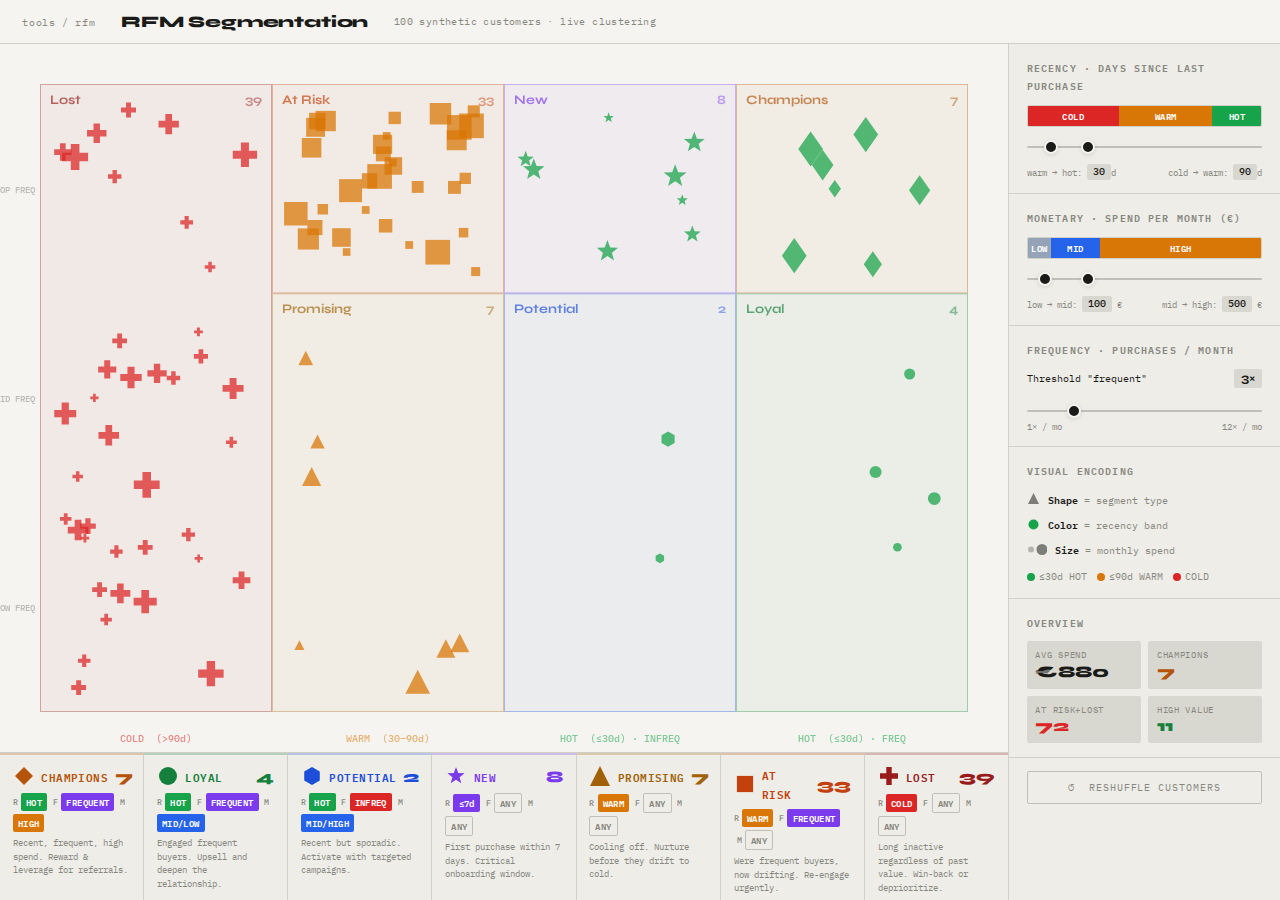
<file: tools/rfm-visualizer.html>
<!DOCTYPE html>
<html lang="en">
<head>
<meta charset="UTF-8">
<meta name="viewport" content="width=device-width, initial-scale=1.0">
<title>RFM Segmentation</title>
<link href="https://fonts.googleapis.com/css2?family=IBM+Plex+Mono:wght@400;500;600&family=Syne:wght@700;800&display=swap" rel="stylesheet">
<style>
*, *::before, *::after { margin: 0; padding: 0; box-sizing: border-box; }

:root {
  --bg:       #f5f4f0;
  --surface:  #eeede8;
  --card:     #e8e7e2;
  --border:   #d0cfc8;
  --border2:  #c0bfb8;
  --text:     #1a1a18;
  --muted:    #888880;
  --dim:      #d8d7d0;

  /* recency dot colors — kept vivid for contrast on light bg */
  --hot:      #16a34a;
  --warm:     #d97706;
  --cold:     #dc2626;

  --font:      'IBM Plex Mono', 'Courier New', monospace;
  --font-head: 'Syne', var(--font);
}

html, body {
  height: 100%;
  background: var(--bg);
  color: var(--text);
  font-family: var(--font);
  overflow: hidden;
}

/* ── LAYOUT ────────────────────────────────────────────── */
.app {
  display: grid;
  grid-template-rows: 44px 1fr 148px;
  grid-template-columns: 1fr 272px;
  grid-template-areas:
    "hdr  hdr"
    "viz  side"
    "defs side";
  height: 100vh;
}

/* ── HEADER ────────────────────────────────────────────── */
header {
  grid-area: hdr;
  border-bottom: 1px solid var(--border);
  display: flex;
  align-items: center;
  padding: 0 1.4rem;
  gap: 1.6rem;
  background: var(--bg);
}

.hdr-crumb {
  font-size: 0.65rem;
  color: var(--muted);
  letter-spacing: 0.06em;
}

header h1 {
  font-family: var(--font-head);
  font-size: 1rem;
  font-weight: 800;
  color: var(--text);
  letter-spacing: -0.01em;
}

.hdr-sub {
  font-size: 0.62rem;
  color: var(--muted);
  letter-spacing: 0.04em;
}

/* ── VIZ ───────────────────────────────────────────────── */
.viz {
  grid-area: viz;
  position: relative;
  overflow: hidden;
  background: var(--bg);
}

#rfm { display: block; width: 100%; height: 100%; }

/* ── DEFS STRIP ────────────────────────────────────────── */
.defs {
  grid-area: defs;
  border-top: 1px solid var(--border);
  display: flex;
  overflow-x: auto;
  scrollbar-width: none;
  background: var(--surface);
}
.defs::-webkit-scrollbar { display: none; }

.dc {
  flex: 1;
  min-width: 110px;
  padding: 0.65rem 0.8rem;
  border-right: 1px solid var(--border);
  cursor: pointer;
  transition: background 0.12s;
}
.dc:last-child { border-right: none; }
.dc:hover, .dc.hi { background: var(--card); }

.dc-head {
  display: flex;
  align-items: center;
  gap: 0.4rem;
  margin-bottom: 0.35rem;
}

.dc-name {
  font-size: 0.7rem;
  font-weight: 600;
  letter-spacing: 0.04em;
  text-transform: uppercase;
}

.dc-n {
  margin-left: auto;
  font-family: var(--font-head);
  font-size: 1rem;
  font-weight: 800;
}

.dc-pills {
  display: flex;
  flex-wrap: wrap;
  gap: 0.18rem;
  margin-bottom: 0.28rem;
  align-items: center;
}

.xpill {
  font-size: 0.54rem;
  font-weight: 600;
  letter-spacing: 0.04em;
  padding: 0.06rem 0.32rem;
  border-radius: 2px;
  color: #fff;
}
.xpill.any {
  background: none;
  border: 1px solid var(--border2);
  color: var(--muted);
}
.xpill.lbl {
  background: none;
  color: var(--muted);
  font-size: 0.52rem;
  padding: 0;
  font-weight: 500;
}

.dc-desc {
  font-size: 0.58rem;
  color: var(--muted);
  line-height: 1.45;
}

/* ── SIDEBAR ───────────────────────────────────────────── */
.side {
  grid-area: side;
  border-left: 1px solid var(--border);
  display: flex;
  flex-direction: column;
  overflow-y: auto;
  background: var(--surface);
  scrollbar-width: thin;
  scrollbar-color: var(--dim) transparent;
}

.ss {
  padding: 0.9rem 1.1rem;
  border-bottom: 1px solid var(--border);
}

.st {
  font-size: 0.6rem;
  font-weight: 600;
  letter-spacing: 0.12em;
  text-transform: uppercase;
  color: var(--muted);
  margin-bottom: 0.65rem;
}

/* band strip */
.bstrip {
  display: flex;
  height: 22px;
  border-radius: 2px;
  overflow: hidden;
  border: 1px solid var(--border);
  margin-bottom: 0.6rem;
}
.bseg {
  display: flex;
  align-items: center;
  justify-content: center;
  font-size: 0.54rem;
  font-weight: 600;
  letter-spacing: 0.05em;
  color: #fff;
  transition: flex 0.3s ease;
  white-space: nowrap;
  overflow: hidden;
  min-width: 0;
}

/* dual slider */
.dslider {
  position: relative;
  height: 22px;
  display: flex;
  align-items: center;
  margin-bottom: 0.45rem;
}
.dtrack {
  position: absolute;
  width: 100%;
  height: 2px;
  background: var(--border2);
  border-radius: 2px;
}
.dslider input[type=range] {
  -webkit-appearance: none;
  position: absolute;
  width: 100%;
  height: 2px;
  background: transparent;
  outline: none;
  cursor: pointer;
  pointer-events: none;
}
.dslider input[type=range]::-webkit-slider-thumb {
  -webkit-appearance: none;
  pointer-events: all;
  width: 14px; height: 14px;
  border-radius: 50%;
  background: var(--text);
  border: 2px solid var(--bg);
  cursor: grab;
  transition: transform 0.1s;
  box-shadow: 0 1px 4px #0002;
}
.dslider input[type=range]::-webkit-slider-thumb:hover { transform: scale(1.2); }

.bvals {
  display: flex;
  justify-content: space-between;
  font-size: 0.58rem;
  color: var(--muted);
}
.bv {
  background: var(--dim);
  color: var(--text);
  padding: 0.08rem 0.38rem;
  border-radius: 2px;
  font-size: 0.62rem;
  font-weight: 500;
}

/* single slider */
.smeta {
  display: flex;
  justify-content: space-between;
  align-items: center;
  margin-bottom: 0.5rem;
}
.slbl { font-size: 0.65rem; color: var(--text); }
.sval {
  font-family: var(--font-head);
  font-size: 0.8rem;
  font-weight: 700;
  color: var(--text);
  background: var(--dim);
  padding: 0.1rem 0.45rem;
  border-radius: 2px;
}
input[type=range].single {
  -webkit-appearance: none;
  width: 100%;
  height: 2px;
  background: var(--border2);
  border-radius: 2px;
  outline: none;
  cursor: pointer;
}
input[type=range].single::-webkit-slider-thumb {
  -webkit-appearance: none;
  width: 14px; height: 14px;
  border-radius: 50%;
  background: var(--text);
  border: 2px solid var(--bg);
  box-shadow: 0 1px 4px #0002;
  transition: transform 0.1s;
  cursor: pointer;
}
input[type=range].single::-webkit-slider-thumb:hover { transform: scale(1.2); }
.bend { display: flex; justify-content: space-between; font-size: 0.56rem; color: var(--muted); margin-top: 0.3rem; }

/* encoding key */
.ekey { display: flex; flex-direction: column; gap: 0.45rem; }
.erow { display: flex; align-items: center; gap: 0.55rem; font-size: 0.65rem; color: var(--muted); }
.erow strong { color: var(--text); font-weight: 600; }
.rcols { display: flex; gap: 0.6rem; margin-top: 0.3rem; flex-wrap: wrap; }
.rcoli { display: flex; align-items: center; gap: 0.28rem; font-size: 0.6rem; color: var(--muted); }
.rdot { width: 8px; height: 8px; border-radius: 50%; flex-shrink: 0; }

/* stats */
.sgrid { display: grid; grid-template-columns: 1fr 1fr; gap: 0.45rem; }
.sbox { background: var(--dim); border-radius: 2px; padding: 0.5rem 0.55rem; }
.slb { font-size: 0.56rem; color: var(--muted); text-transform: uppercase; letter-spacing: 0.08em; }
.svl { font-family: var(--font-head); font-size: 1rem; font-weight: 800; color: var(--text); margin-top: 0.08rem; }

/* reshuffle */
.rbtn {
  display: block;
  width: calc(100% - 2.2rem);
  margin: 0.8rem 1.1rem;
  padding: 0.55rem;
  background: transparent;
  border: 1px solid var(--border2);
  color: var(--muted);
  font-family: var(--font);
  font-size: 0.62rem;
  letter-spacing: 0.1em;
  text-transform: uppercase;
  cursor: pointer;
  border-radius: 2px;
  transition: border-color 0.15s, color 0.15s;
}
.rbtn:hover { border-color: var(--text); color: var(--text); }

/* ── TOOLTIP ───────────────────────────────────────────── */
.tt {
  position: fixed;
  background: #1a1a18f5;
  border: 1px solid #333;
  padding: 0.6rem 0.85rem;
  border-radius: 3px;
  font-family: var(--font);
  font-size: 0.64rem;
  pointer-events: none;
  z-index: 300;
  min-width: 158px;
  opacity: 0;
  transition: opacity 0.1s;
}
.tt.on { opacity: 1; }
.tt-name { font-family: var(--font-head); font-size: 0.74rem; font-weight: 700; color: #fff; margin-bottom: 0.38rem; }
.tt-row { display: flex; justify-content: space-between; gap: 0.7rem; color: #888; margin-top: 0.13rem; align-items: center; }
.tt-row span:last-child { color: #ddd; }
.tt-seg { margin-top: 0.42rem; font-size: 0.66rem; font-weight: 600; }
.tpill { font-size: 0.56rem; padding: 0.05rem 0.32rem; border-radius: 2px; font-weight: 700; color: #fff; }
</style>
</head>
<body>
<div class="app">

  <header>
    <span class="hdr-crumb">tools / rfm</span>
    <h1>RFM Segmentation</h1>
    <span class="hdr-sub">100 synthetic customers · live clustering</span>
  </header>

  <div class="viz"><canvas id="rfm"></canvas></div>

  <div class="defs" id="defs"></div>

  <div class="side">
    <div class="ss">
      <div class="st">Recency · days since last purchase</div>
      <div class="bstrip">
        <div class="bseg" id="r-cold" style="background:#dc2626">COLD</div>
        <div class="bseg" id="r-warm" style="background:#d97706">WARM</div>
        <div class="bseg" id="r-hot"  style="background:#16a34a">HOT</div>
      </div>
      <div class="dslider">
        <div class="dtrack"></div>
        <input type="range" id="r-lo" min="1" max="363" value="30">
        <input type="range" id="r-hi" min="2" max="364" value="90">
      </div>
      <div class="bvals">
        <div>warm → hot: <span class="bv" id="r-lo-v">30</span>d</div>
        <div>cold → warm: <span class="bv" id="r-hi-v">90</span>d</div>
      </div>
    </div>

    <div class="ss">
      <div class="st">Monetary · spend per month (€)</div>
      <div class="bstrip">
        <div class="bseg" id="m-low"  style="background:#94a3b8">LOW</div>
        <div class="bseg" id="m-mid"  style="background:#2563eb">MID</div>
        <div class="bseg" id="m-high" style="background:#d97706">HIGH</div>
      </div>
      <div class="dslider">
        <div class="dtrack"></div>
        <input type="range" id="m-lo" min="0" max="1990" step="10" value="100">
        <input type="range" id="m-hi" min="10" max="2000" step="10" value="500">
      </div>
      <div class="bvals">
        <div>low → mid: <span class="bv" id="m-lo-v">100</span> €</div>
        <div>mid → high: <span class="bv" id="m-hi-v">500</span> €</div>
      </div>
    </div>

    <div class="ss">
      <div class="st">Frequency · purchases / month</div>
      <div class="smeta">
        <span class="slbl">Threshold "frequent"</span>
        <span class="sval" id="f-val">3×</span>
      </div>
      <input type="range" class="single" id="f-sl" min="1" max="12" step="1" value="3">
      <div class="bend"><span>1× / mo</span><span>12× / mo</span></div>
    </div>

    <div class="ss">
      <div class="st">Visual encoding</div>
      <div class="ekey">
        <div class="erow">
          <svg width="13" height="13" viewBox="0 0 13 13"><polygon points="6.5,1 12,12 1,12" fill="#1a1a1888"/></svg>
          <span><strong>Shape</strong> = segment type</span>
        </div>
        <div class="erow">
          <svg width="13" height="13" viewBox="0 0 13 13"><circle cx="6.5" cy="6.5" r="5" fill="var(--hot)"/></svg>
          <span><strong>Color</strong> = recency band</span>
        </div>
        <div class="erow">
          <svg width="20" height="13" viewBox="0 0 20 13">
            <circle cx="4" cy="6.5" r="3" fill="#1a1a1844"/>
            <circle cx="15" cy="6.5" r="5.5" fill="#1a1a1888"/>
          </svg>
          <span><strong>Size</strong> = monthly spend</span>
        </div>
        <div class="rcols">
          <div class="rcoli"><span class="rdot" style="background:var(--hot)"></span><span id="leg-hot">≤30d HOT</span></div>
          <div class="rcoli"><span class="rdot" style="background:var(--warm)"></span><span id="leg-warm">≤90d WARM</span></div>
          <div class="rcoli"><span class="rdot" style="background:var(--cold)"></span><span>COLD</span></div>
        </div>
      </div>
    </div>

    <div class="ss">
      <div class="st">Overview</div>
      <div class="sgrid" id="stats"></div>
    </div>

    <button class="rbtn" id="reshuffle">↺ &nbsp;reshuffle customers</button>
  </div>
</div>

<div class="tt" id="tt">
  <div class="tt-name" id="tt-nm"></div>
  <div class="tt-row"><span>Last purchase</span><span id="tt-r"></span></div>
  <div class="tt-row"><span>Recency</span><span id="tt-rb"></span></div>
  <div class="tt-row"><span>Purchases / mo</span><span id="tt-f"></span></div>
  <div class="tt-row"><span>Monthly spend</span><span id="tt-m"></span></div>
  <div class="tt-seg" id="tt-sg"></div>
</div>

<script>
'use strict';

// ═══════════════════════════════════════════════════════════
// SEGMENTS — each has a UNIQUE shape
// ═══════════════════════════════════════════════════════════
const SEGS = {
  champions: {
    label: 'Champions', col: '#b45309', shape: 'diamond',
    rules: { R:'HOT', F:'FREQUENT', M:'HIGH' },
    desc: 'Recent, frequent, high spend. Reward & leverage for referrals.',
  },
  loyal: {
    label: 'Loyal', col: '#15803d', shape: 'circle',
    rules: { R:'HOT', F:'FREQUENT', M:'MID/LOW' },
    desc: 'Engaged frequent buyers. Upsell and deepen the relationship.',
  },
  potential: {
    label: 'Potential', col: '#1d4ed8', shape: 'hexagon',
    rules: { R:'HOT', F:'INFREQ', M:'MID/HIGH' },
    desc: 'Recent but sporadic. Activate with targeted campaigns.',
  },
  new: {
    label: 'New', col: '#7c3aed', shape: 'star',
    rules: { R:'≤7d', F:'ANY', M:'ANY' },
    desc: 'First purchase within 7 days. Critical onboarding window.',
  },
  promising: {
    label: 'Promising', col: '#a16207', shape: 'triangle',
    rules: { R:'WARM', F:'ANY', M:'ANY' },
    desc: 'Cooling off. Nurture before they drift to cold.',
  },
  atrisk: {
    label: 'At Risk', col: '#c2410c', shape: 'square',
    rules: { R:'WARM', F:'FREQUENT', M:'ANY' },
    desc: 'Were frequent buyers, now drifting. Re-engage urgently.',
  },
  lost: {
    label: 'Lost', col: '#991b1b', shape: 'cross',
    rules: { R:'COLD', F:'ANY', M:'ANY' },
    desc: 'Long inactive regardless of past value. Win-back or deprioritize.',
  },
};

// ═══════════════════════════════════════════════════════════
// BOX GRID
// Layout: 4 columns × 3 rows
//   col 0 = COLD (right side — more days ago = left on screen? 
//           No: left=old/cold, right=recent/hot — matching "more recent →")
//   col 0=COLD, col 1=WARM, col 2=HOT-infreq, col 3=HOT-freq+NEW
//   row 0=top (high freq / new), row 1=mid, row 2=bottom (low freq)
//
// [col, row, colSpan, rowSpan]
// ═══════════════════════════════════════════════════════════
const GCOLS = 4, GROWS = 3;

const BOXES = {
  lost:      [0, 0, 1, 3],   // COLD col, all rows
  atrisk:    [1, 0, 1, 1],   // WARM, top (frequent)
  promising: [1, 1, 1, 2],   // WARM, mid+bottom (infrequent)
  new:       [2, 0, 2, 1],   // HOT, top row — spans both HOT cols (priority over champions/loyal visually)
  champions: [3, 1, 1, 1],   // HOT-freq, mid (high spend)
  loyal:     [2, 1, 1, 1],   // HOT-freq, mid (low/mid spend) — wait, loyal=freq so col3
  potential: [2, 2, 2, 1],   // HOT-infreq, bottom
};

// Cleaner layout — rethink:
// Col 0: COLD → Lost (all rows)
// Col 1: WARM → AtRisk (top, frequent), Promising (bottom, any)  
// Col 2: HOT + infrequent → New (top), Potential (bottom)
// Col 3: HOT + frequent → Champions (top, high M), Loyal (bottom, mid/low M)
const BOXES2 = {
  lost:      [0, 0, 1, 3],   // cold, all
  atrisk:    [1, 0, 1, 1],   // warm, top
  promising: [1, 1, 1, 2],   // warm, mid+bottom
  new:       [2, 0, 1, 1],   // hot-infreq, top (≤7d overrides everything)
  potential: [2, 1, 1, 2],   // hot-infreq, mid+bottom
  champions: [3, 0, 1, 1],   // hot-freq, top (high M)
  loyal:     [3, 1, 1, 2],   // hot-freq, mid+bottom (mid/low M)
};

// ═══════════════════════════════════════════════════════════
// STATE
// ═══════════════════════════════════════════════════════════
let rLo=30, rHi=90, fTh=3, mLo=100, mHi=500;
const NEW_D = 7;

// ═══════════════════════════════════════════════════════════
// CUSTOMERS
// ═══════════════════════════════════════════════════════════
const NAMES=['Alex','Jordan','Morgan','Taylor','Casey','Riley','Avery','Blake','Quinn','Reese',
             'Sage','Drew','Harper','Finley','Rowan','Cameron','Dakota','Emerson','Hayden','Kendall',
             'Sasha','Peri','Jamie','Skye','Lexi','Noel','Remy','Arlo','Eden','Wren'];

function gen(){
  return Array.from({length:100},(_,i)=>({
    id:i, name: NAMES[i%NAMES.length]+' #'+(i+1),
    days:  Math.round(Math.random()<0.55 ? Math.random()*89+1 : Math.random()*275+90),
    freq:  +(Math.random()*13+1).toFixed(1),
    spend: Math.round(Math.pow(Math.random(),1.3)*2000),
    x:0,y:0,tx:0,ty:0,vx:0,vy:0,seg:'lost',
  }));
}

let custs = gen();

// ═══════════════════════════════════════════════════════════
// CLASSIFY
// Cold  = days > rHi  → always LOST
// New   = days ≤ NEW_D (priority over hot classification)
// Hot   = days ≤ rLo
// Warm  = rLo < days ≤ rHi
// ═══════════════════════════════════════════════════════════
function rBand(c){
  if(c.days<=NEW_D)      return 'new_hot';
  if(c.days<=rLo)        return 'hot';
  if(c.days<=rHi)        return 'warm';
  return 'cold';
}
function mBand(c){ return c.spend>mHi?'high': c.spend>mLo?'mid':'low'; }

function classify(c){
  const rb=rBand(c), mb=mBand(c), freq=c.freq>=fTh;
  if(rb==='cold')                            return 'lost';
  if(rb==='new_hot')                         return 'new';
  if(rb==='warm' && freq)                    return 'atrisk';
  if(rb==='warm' && !freq)                   return 'promising';
  // hot:
  if(rb==='hot' && freq && mb==='high')      return 'champions';
  if(rb==='hot' && freq)                     return 'loyal';
  return 'potential';
}

// ═══════════════════════════════════════════════════════════
// CANVAS ENGINE
// ═══════════════════════════════════════════════════════════
const cv  = document.getElementById('rfm');
const ctx = cv.getContext('2d');
const PAD = 40;
let hIdx=-1, hSeg=null, raf;
const K=0.07, DMP=0.76;

function boxPx(){
  const W=cv.width, H=cv.height;
  const gW=W-PAD*2, gH=H-PAD*2;
  const cW=gW/GCOLS, rH=gH/GROWS;
  const res={};
  for(const[seg,[col,row,cs,rs]] of Object.entries(BOXES2)){
    res[seg]={ x:PAD+col*cW, y:PAD+row*rH, w:cW*cs, h:rH*rs };
  }
  return res;
}

function setTargets(){
  const bp=boxPx(); const M=20;
  custs.forEach(c=>{
    c.seg=classify(c);
    const b=bp[c.seg];
    c.tx=b.x+M+Math.random()*Math.max(1,b.w-M*2);
    c.ty=b.y+M+Math.random()*Math.max(1,b.h-M*2);
    c.tx=Math.max(b.x+8,Math.min(b.x+b.w-8,c.tx));
    c.ty=Math.max(b.y+8,Math.min(b.y+b.h-8,c.ty));
  });
}

// Color = recency band
function dotCol(c){
  const rb=rBand(c);
  if(rb==='new_hot'||rb==='hot') return '#16a34a';
  if(rb==='warm') return '#d97706';
  return '#dc2626';
}

// Size = monetary spend
function dotR(c){ return 4+Math.min(1,c.spend/1800)*9; }

// ── Draw single dot with its unique segment shape ──────
function drawDot(c, hov){
  const sg=SEGS[c.seg];
  const col=dotCol(c);
  const r=dotR(c);

  ctx.save();
  ctx.translate(c.x, c.y);

  if(hov){ ctx.shadowColor=col; ctx.shadowBlur=16; }

  ctx.beginPath();

  switch(sg.shape){
    case 'circle':
      ctx.arc(0,0,r,0,Math.PI*2);
      break;

    case 'diamond':
      ctx.moveTo(0,-r*1.35); ctx.lineTo(r*0.95,0);
      ctx.lineTo(0,r*1.35);  ctx.lineTo(-r*0.95,0);
      ctx.closePath();
      break;

    case 'triangle':
      ctx.moveTo(0,-r*1.3);
      ctx.lineTo(r*1.1, r*0.85);
      ctx.lineTo(-r*1.1,r*0.85);
      ctx.closePath();
      break;

    case 'square':{
      const s=r*0.95;
      ctx.rect(-s,-s,s*2,s*2);
      break;
    }

    case 'cross':{
      const t=r*0.33, l=r*1.0;
      ctx.moveTo(-t,-l); ctx.lineTo(t,-l); ctx.lineTo(t,-t);
      ctx.lineTo(l,-t);  ctx.lineTo(l,t);  ctx.lineTo(t,t);
      ctx.lineTo(t,l);   ctx.lineTo(-t,l); ctx.lineTo(-t,t);
      ctx.lineTo(-l,t);  ctx.lineTo(-l,-t);ctx.lineTo(-t,-t);
      ctx.closePath();
      break;
    }

    case 'hexagon':{
      for(let i=0;i<6;i++){
        const a=Math.PI/180*(60*i-30);
        i===0 ? ctx.moveTo(r*Math.cos(a),r*Math.sin(a))
              : ctx.lineTo(r*Math.cos(a),r*Math.sin(a));
      }
      ctx.closePath();
      break;
    }

    case 'star':{
      const or=r, ir=r*0.42;
      for(let i=0;i<10;i++){
        const a=Math.PI/180*(36*i-90);
        const rad=i%2===0?or:ir;
        i===0 ? ctx.moveTo(rad*Math.cos(a),rad*Math.sin(a))
              : ctx.lineTo(rad*Math.cos(a),rad*Math.sin(a));
      }
      ctx.closePath();
      break;
    }
  }

  ctx.fillStyle = col+(hov?'ee':'bb');
  ctx.fill();

  if(hov){
    ctx.strokeStyle='#1a1a18';
    ctx.lineWidth=1.5;
    ctx.stroke();
  }

  ctx.restore();
}

// ── MAIN LOOP ──────────────────────────────────────────
function tick(){
  const W=cv.width, H=cv.height;
  ctx.clearRect(0,0,W,H);

  const bp=boxPx();
  const cW=(W-PAD*2)/GCOLS, rH=(H-PAD*2)/GROWS;

  // ── Draw boxes ───────────────────────────────────────
  for(const[segKey,b] of Object.entries(bp)){
    const sg=SEGS[segKey], hov=hSeg===segKey;

    // box fill — very subtle tint on light bg
    ctx.fillStyle = hov ? sg.col+'22' : sg.col+'0c';
    ctx.fillRect(b.x,b.y,b.w,b.h);

    // border
    ctx.strokeStyle = hov ? sg.col+'cc' : sg.col+'55';
    ctx.lineWidth   = hov ? 1.5 : 1;
    ctx.strokeRect(b.x+.5,b.y+.5,b.w-1,b.h-1);

    // segment name — top left
    ctx.font      = '700 13px Syne, IBM Plex Mono, monospace';
    ctx.fillStyle = hov ? sg.col : sg.col+'aa';
    ctx.textAlign = 'left';
    ctx.fillText(sg.label, b.x+10, b.y+20);

    // count — top right
    const n=custs.filter(c=>c.seg===segKey).length;
    ctx.font      = '700 13px Syne, monospace';
    ctx.fillStyle = hov ? sg.col+'dd' : sg.col+'77';
    ctx.textAlign = 'right';
    ctx.fillText(n, b.x+b.w-10, b.y+20);
  }

  // ── Column zone labels (bottom axis) ─────────────────
  const zones=[
    { t:`COLD  (>${rHi}d)`,         c:'#dc262688' },
    { t:`WARM  (${rLo}–${rHi}d)`,   c:'#d9770688' },
    { t:`HOT  (≤${rLo}d) · INFREQ`, c:'#16a34a88' },
    { t:`HOT  (≤${rLo}d) · FREQ`,   c:'#16a34a88' },
  ];
  ctx.font='500 10px IBM Plex Mono, monospace';
  ctx.textAlign='center';
  [0,1,2,3].forEach(col=>{
    const ccx=PAD+col*cW+cW/2;
    ctx.fillStyle=zones[col].c;
    ctx.fillText(zones[col].t, ccx, H-10);
  });

  // ── Row labels (left axis) ────────────────────────────
  const rlbls=['TOP FREQ','MID FREQ','LOW FREQ'];
  ctx.font='500 9px IBM Plex Mono, monospace';
  ctx.textAlign='right';
  [0,1,2].forEach(row=>{
    ctx.fillStyle='#bbb';
    ctx.fillText(rlbls[row], PAD-5, PAD+row*rH+rH/2+4);
  });

  // ── Physics ───────────────────────────────────────────
  custs.forEach(c=>{
    c.vx=(c.vx+(c.tx-c.x)*K)*DMP;
    c.vy=(c.vy+(c.ty-c.y)*K)*DMP;
    c.x+=c.vx; c.y+=c.vy;
  });

  // ── Dots ─────────────────────────────────────────────
  custs.forEach((c,i)=>{ if(i!==hIdx) drawDot(c,false); });
  if(hIdx>=0) drawDot(custs[hIdx],true);

  raf=requestAnimationFrame(tick);
}

// ═══════════════════════════════════════════════════════════
// RESIZE
// ═══════════════════════════════════════════════════════════
function resize(){
  const r=document.querySelector('.viz').getBoundingClientRect();
  cv.width=r.width; cv.height=r.height;
  setTargets();
  if(!custs[0].x) custs.forEach(c=>{c.x=c.tx;c.y=c.ty;});
}

function initPos(){
  custs.forEach(c=>{c.x=Math.random()*cv.width;c.y=Math.random()*cv.height;c.vx=0;c.vy=0;});
  setTargets();
}

// ═══════════════════════════════════════════════════════════
// BAND STRIPS — shows % of customers per band
// ═══════════════════════════════════════════════════════════
function refreshStrips(){
  // Recency
  let rH=0,rW=0,rC=0;
  custs.forEach(c=>{
    const rb=rBand(c);
    if(rb==='hot'||rb==='new_hot') rH++; else if(rb==='warm') rW++; else rC++;
  });
  const rT=Math.max(1,rH+rW+rC);
  setFlex('r-hot',  rH/rT*100);
  setFlex('r-warm', rW/rT*100);
  setFlex('r-cold', rC/rT*100);

  // Monetary
  let mL=0,mM=0,mH=0;
  custs.forEach(c=>{
    const mb=mBand(c);
    if(mb==='high') mH++; else if(mb==='mid') mM++; else mL++;
  });
  const mT=Math.max(1,mL+mM+mH);
  setFlex('m-low',  mL/mT*100);
  setFlex('m-mid',  mM/mT*100);
  setFlex('m-high', mH/mT*100);

  // threshold labels
  document.getElementById('r-lo-v').textContent = rLo;
  document.getElementById('r-hi-v').textContent = rHi;
  document.getElementById('m-lo-v').textContent = mLo;
  document.getElementById('m-hi-v').textContent = mHi;
  document.getElementById('leg-hot').textContent  = `≤${rLo}d HOT`;
  document.getElementById('leg-warm').textContent = `≤${rHi}d WARM`;
}

function setFlex(id, pct){
  const el=document.getElementById(id);
  el.style.flex = pct.toFixed(1);
  // hide label text if band is too narrow
  el.textContent = pct>8 ? el.id.split('-')[1].toUpperCase() : '';
}

// ═══════════════════════════════════════════════════════════
// DEF CARDS
// ═══════════════════════════════════════════════════════════
function pillEl(val, isAny){
  if(isAny) return `<span class="xpill any">ANY</span>`;
  const cmap={
    'HOT':'#16a34a', 'WARM':'#d97706', 'COLD':'#dc2626', '≤7d':'#7c3aed',
    'FREQUENT':'#7c3aed', 'INFREQ':'#dc2626',
    'HIGH':'#d97706', 'MID/HIGH':'#2563eb', 'MID/LOW':'#2563eb',
  };
  return `<span class="xpill" style="background:${cmap[val]||'#888'}">${val}</span>`;
}

function svgIcon(shape, col, r=9){
  const sz=r*2+4, c=r+2;
  let p='';
  switch(shape){
    case 'circle':   p=`<circle cx="${c}" cy="${c}" r="${r}" fill="${col}"/>`; break;
    case 'diamond':  p=`<polygon points="${c},2 ${sz-2},${c} ${c},${sz-2} 2,${c}" fill="${col}"/>`; break;
    case 'triangle': p=`<polygon points="${c},1 ${sz-1},${sz-1} 1,${sz-1}" fill="${col}"/>`; break;
    case 'square':   { const s=r*0.9; p=`<rect x="${c-s}" y="${c-s}" width="${s*2}" height="${s*2}" fill="${col}"/>`; break; }
    case 'cross':    {
      const t=r*.3,l=r;
      p=`<polygon points="${c-t},${c-l} ${c+t},${c-l} ${c+t},${c-t} ${c+l},${c-t} ${c+l},${c+t} ${c+t},${c+t} ${c+t},${c+l} ${c-t},${c+l} ${c-t},${c+t} ${c-l},${c+t} ${c-l},${c-t} ${c-t},${c-t}" fill="${col}"/>`;
      break;
    }
    case 'hexagon':  {
      const pts=Array.from({length:6},(_,i)=>{const a=Math.PI/180*(60*i-30);return `${c+r*Math.cos(a)},${c+r*Math.sin(a)}`;}).join(' ');
      p=`<polygon points="${pts}" fill="${col}"/>`;
      break;
    }
    case 'star': {
      const pts=Array.from({length:10},(_,i)=>{const a=Math.PI/180*(36*i-90);const rad=i%2===0?r:r*0.42;return `${c+rad*Math.cos(a)},${c+rad*Math.sin(a)}`;}).join(' ');
      p=`<polygon points="${pts}" fill="${col}"/>`;
      break;
    }
  }
  return `<svg style="flex-shrink:0" width="${sz}" height="${sz}" viewBox="0 0 ${sz} ${sz}">${p}</svg>`;
}

function renderDefs(){
  const cnt={}; Object.keys(SEGS).forEach(k=>cnt[k]=0);
  custs.forEach(c=>cnt[c.seg]++);

  document.getElementById('defs').innerHTML=Object.entries(SEGS).map(([k,sg])=>{
    const{R,F,M}=sg.rules;
    return `<div class="dc" data-seg="${k}" style="border-top:2px solid ${sg.col}44">
      <div class="dc-head">
        ${svgIcon(sg.shape,sg.col,9)}
        <span class="dc-name" style="color:${sg.col}">${sg.label}</span>
        <span class="dc-n" style="color:${sg.col}">${cnt[k]}</span>
      </div>
      <div class="dc-pills">
        <span class="xpill lbl">R</span>${pillEl(R,false)}
        <span class="xpill lbl" style="margin-left:3px">F</span>${pillEl(F,F==='ANY')}
        <span class="xpill lbl" style="margin-left:3px">M</span>${pillEl(M,M==='ANY')}
      </div>
      <div class="dc-desc">${sg.desc}</div>
    </div>`;
  }).join('');

  document.querySelectorAll('.dc').forEach(el=>{
    el.addEventListener('mouseenter',()=>{ hSeg=el.dataset.seg; el.classList.add('hi'); });
    el.addEventListener('mouseleave',()=>{ hSeg=null; el.classList.remove('hi'); });
  });
}

// ═══════════════════════════════════════════════════════════
// STATS
// ═══════════════════════════════════════════════════════════
function renderStats(){
  const cnt={}; Object.keys(SEGS).forEach(k=>cnt[k]=0);
  custs.forEach(c=>cnt[c.seg]++);
  const avg=Math.round(custs.reduce((s,c)=>s+c.spend,0)/100);
  document.getElementById('stats').innerHTML=`
    <div class="sbox"><div class="slb">Avg Spend</div><div class="svl">€${avg}</div></div>
    <div class="sbox"><div class="slb">Champions</div><div class="svl" style="color:#b45309">${cnt.champions}</div></div>
    <div class="sbox"><div class="slb">At Risk+Lost</div><div class="svl" style="color:#dc2626">${cnt.atrisk+cnt.lost}</div></div>
    <div class="sbox"><div class="slb">High Value</div><div class="svl" style="color:#15803d">${cnt.champions+cnt.loyal}</div></div>
  `;
}

// ═══════════════════════════════════════════════════════════
// SLIDERS
// ═══════════════════════════════════════════════════════════
function recompute(){
  custs.forEach(c=>c.seg=classify(c));
  setTargets(); refreshStrips(); renderDefs(); renderStats();
}

function bindSliders(){
  const rlo=document.getElementById('r-lo'), rhi=document.getElementById('r-hi');
  rlo.addEventListener('input',()=>{
    rLo=+rlo.value; if(rLo>=rHi-1){rHi=rLo+1;rhi.value=rHi;}
    recompute();
  });
  rhi.addEventListener('input',()=>{
    rHi=+rhi.value; if(rHi<=rLo+1){rLo=rHi-1;rlo.value=rLo;}
    recompute();
  });
  const mlo=document.getElementById('m-lo'), mhi=document.getElementById('m-hi');
  mlo.addEventListener('input',()=>{
    mLo=+mlo.value; if(mLo>=mHi-10){mHi=mLo+10;mhi.value=mHi;}
    recompute();
  });
  mhi.addEventListener('input',()=>{
    mHi=+mhi.value; if(mHi<=mLo+10){mLo=mHi-10;mlo.value=mLo;}
    recompute();
  });
  document.getElementById('f-sl').addEventListener('input',e=>{
    fTh=+e.target.value;
    document.getElementById('f-val').textContent=fTh+'×';
    recompute();
  });
}

// ═══════════════════════════════════════════════════════════
// TOOLTIP
// ═══════════════════════════════════════════════════════════
const ttEl=document.getElementById('tt');
cv.addEventListener('mousemove',e=>{
  const rc=cv.getBoundingClientRect(), mx=e.clientX-rc.left, my=e.clientY-rc.top;
  let best=-1,bestD=22;
  custs.forEach((c,i)=>{ const d=Math.hypot(c.x-mx,c.y-my); if(d<bestD){bestD=d;best=i;} });
  hIdx=best;
  if(best>=0){
    const c=custs[best], sg=SEGS[c.seg], rb=rBand(c);
    const rcc={new_hot:'#16a34a',hot:'#16a34a',warm:'#d97706',cold:'#dc2626'};
    const rll={new_hot:'NEW HOT',hot:'HOT',warm:'WARM',cold:'COLD'};
    document.getElementById('tt-nm').textContent=c.name;
    document.getElementById('tt-r').textContent=c.days+'d ago';
    document.getElementById('tt-rb').innerHTML=`<span class="tpill" style="background:${rcc[rb]}">${rll[rb]}</span>`;
    document.getElementById('tt-f').textContent=c.freq.toFixed(1)+'× / mo';
    document.getElementById('tt-m').textContent='€'+c.spend+' / mo';
    document.getElementById('tt-sg').textContent='▸ '+sg.label;
    document.getElementById('tt-sg').style.color=sg.col;
    ttEl.style.left=(e.clientX+16)+'px'; ttEl.style.top=(e.clientY-10)+'px';
    ttEl.classList.add('on');
  } else { ttEl.classList.remove('on'); }
});
cv.addEventListener('mouseleave',()=>{ hIdx=-1; ttEl.classList.remove('on'); });

// ═══════════════════════════════════════════════════════════
// RESHUFFLE
// ═══════════════════════════════════════════════════════════
document.getElementById('reshuffle').addEventListener('click',()=>{
  custs=gen(); custs.forEach(c=>c.seg=classify(c));
  initPos(); refreshStrips(); renderDefs(); renderStats();
});

// ═══════════════════════════════════════════════════════════
// BOOT
// ═══════════════════════════════════════════════════════════
window.addEventListener('resize',()=>{ resize(); setTargets(); });
resize(); initPos(); bindSliders(); refreshStrips(); renderDefs(); renderStats();
cancelAnimationFrame(raf); tick();
</script>
</body>
</html>
</file>
<file: styles.css>
/* ==========================================================================
   Editorial Design System — antolinjm main site
   See design.md section 11 for full specification.
   ========================================================================== */

/* Design Variables */
:root {
    /* Backgrounds & surfaces */
    --bg:             #fafafa;
    --surface:        #f3f3f1;
    --surface-lower:  #eeeeed;
    --card:           #ffffff;

    /* Text */
    --ink:            #1b1b1b;
    --muted:          #636870;
    --branding:       #b0b0b0;

    /* Accent */
    --accent:         #3066ff;
    --accent-dark:    #004be1;

    /* Borders */
    --border:         rgba(0, 0, 0, 0.06);
    --border-strong:  rgba(0, 0, 0, 0.12);

    /* Shadows */
    --shadow-card:     0 1px 3px rgba(0, 0, 0, 0.04), 0 4px 12px rgba(0, 0, 0, 0.03);
    --shadow-featured: 0 2px 8px rgba(0, 75, 225, 0.06), 0 8px 24px rgba(0, 0, 0, 0.05);
    --shadow-nav:      0 1px 2px rgba(0, 0, 0, 0.04);

    /* Transitions */
    --transition-fast: 0.15s ease;
    --transition-base: 0.3s ease;
}

/* Reset & Base */
*, *::before, *::after {
    margin: 0;
    padding: 0;
    box-sizing: border-box;
}

html {
    scroll-behavior: smooth;
    -webkit-font-smoothing: antialiased;
    -moz-osx-font-smoothing: grayscale;
}

body {
    font-family: 'Inter', -apple-system, BlinkMacSystemFont, sans-serif;
    font-size: 16px;
    line-height: 1.6;
    background-color: var(--bg);
    color: var(--ink);
    overflow-x: hidden;
}

/* Typography */
h1, h2, h3, h4, h5, h6 {
    font-family: 'Space Grotesk', sans-serif;
    font-weight: 600;
    line-height: 1.15;
    letter-spacing: -0.02em;
    color: var(--ink);
}

p {
    margin-bottom: 16px;
}

a {
    color: var(--accent);
    text-decoration: none;
    transition: color var(--transition-fast);
}

a:hover {
    color: var(--accent-dark);
}

button {
    font-family: inherit;
    cursor: pointer;
    border: none;
    background: none;
}

button:focus-visible {
    outline: 2px solid var(--accent);
    outline-offset: 2px;
}

/* Layout */
.section-inner {
    max-width: 1200px;
    margin: 0 auto;
    padding: 0 40px;
}

/* Animations */
@keyframes fadeIn {
    from { opacity: 0; transform: translateY(12px); }
    to   { opacity: 1; transform: translateY(0); }
}

@keyframes pulse {
    0%, 100% { opacity: 1; }
    50%      { opacity: 0.4; }
}

.fade-in {
    animation: fadeIn 0.6s ease-out forwards;
}

.fade-in:nth-child(2) { animation-delay: 0.1s; }
.fade-in:nth-child(3) { animation-delay: 0.2s; }

/* ==========================================================================
   Navigation — Glassmorphism sticky
   ========================================================================== */

.nav-bar {
    position: sticky;
    top: 0;
    z-index: 100;
    background: rgba(250, 250, 250, 0.85);
    backdrop-filter: blur(12px);
    -webkit-backdrop-filter: blur(12px);
    box-shadow: var(--shadow-nav);
    transition: box-shadow var(--transition-base);
}

.nav-inner {
    display: flex;
    justify-content: space-between;
    align-items: center;
    max-width: 1200px;
    margin: 0 auto;
    padding: 20px 40px;
}

.site-title {
    font-family: 'Space Grotesk', sans-serif;
    font-size: 18px;
    font-weight: 700;
    color: var(--ink);
    letter-spacing: -0.02em;
    text-decoration: none;
    transition: opacity var(--transition-fast);
}

.site-title:hover {
    opacity: 0.7;
    color: var(--ink);
}

nav {
    display: flex;
    gap: 32px;
}

nav a {
    font-family: 'IBM Plex Mono', monospace;
    font-size: 12px;
    font-weight: 500;
    letter-spacing: 0.06em;
    text-transform: uppercase;
    color: var(--muted);
    text-decoration: none;
    transition: color var(--transition-fast);
}

nav a:hover {
    color: var(--accent);
}

.header-cta-btn {
    display: inline-flex;
    align-items: center;
    justify-content: center;
    padding: 9px 22px;
    background: linear-gradient(135deg, var(--accent-dark) 0%, var(--accent) 100%);
    color: #fff;
    font-family: 'IBM Plex Mono', monospace;
    font-size: 11px;
    font-weight: 500;
    letter-spacing: 0.06em;
    text-transform: uppercase;
    border-radius: 6px;
    text-decoration: none;
    transition: transform var(--transition-fast), box-shadow var(--transition-fast);
    white-space: nowrap;
}

.header-cta-btn:hover {
    color: #fff;
    transform: translateY(-1px);
    box-shadow: 0 4px 12px rgba(48, 102, 255, 0.25);
}

/* ==========================================================================
   Hero
   ========================================================================== */

.hero {
    padding: 72px 0 80px;
    background: var(--bg);
}

.hero-eyebrow {
    font-family: 'IBM Plex Mono', monospace;
    font-size: 11px;
    font-weight: 500;
    letter-spacing: 0.12em;
    text-transform: uppercase;
    color: var(--muted);
    margin-bottom: 24px;
    display: flex;
    align-items: center;
    gap: 10px;
}

.hero-eyebrow::before {
    content: '';
    display: inline-block;
    width: 24px;
    height: 1px;
    background: var(--muted);
}

.hero-headline {
    font-family: 'Space Grotesk', sans-serif;
    font-size: clamp(36px, 5vw, 56px);
    font-weight: 700;
    line-height: 1.08;
    letter-spacing: -0.03em;
    margin-bottom: 24px;
    max-width: 700px;
}

.hero-headline em {
    font-style: normal;
    color: var(--accent);
}

.hero-sub {
    font-family: 'Inter', sans-serif;
    font-size: 17px;
    line-height: 1.7;
    color: var(--muted);
    max-width: 560px;
    margin-bottom: 36px;
}

.hero-actions {
    display: flex;
    align-items: center;
    gap: 20px;
    flex-wrap: wrap;
}

.hero-cta-btn {
    display: inline-flex;
    align-items: center;
    justify-content: center;
    padding: 13px 28px;
    background: linear-gradient(135deg, var(--accent-dark) 0%, var(--accent) 100%);
    color: #fff;
    font-family: 'IBM Plex Mono', monospace;
    font-size: 13px;
    font-weight: 600;
    letter-spacing: 0.02em;
    border-radius: 8px;
    text-decoration: none;
    transition: transform var(--transition-fast), box-shadow var(--transition-fast);
}

.hero-cta-btn:hover {
    color: #fff;
    transform: translateY(-1px);
    box-shadow: 0 6px 20px rgba(48, 102, 255, 0.3);
}

.status-chip {
    display: inline-flex;
    align-items: center;
    gap: 8px;
    font-family: 'IBM Plex Mono', monospace;
    font-size: 12px;
    font-weight: 500;
    color: var(--muted);
}

.avail-dot {
    width: 8px;
    height: 8px;
    border-radius: 50%;
    background: #16a34a;
    flex-shrink: 0;
    animation: pulse 2s ease-in-out infinite;
}

/* ==========================================================================
   Sections — Tonal layering
   ========================================================================== */

.section-bg {
    background: var(--bg);
    padding: 80px 0;
}

.section-surface {
    background: var(--surface);
    padding: 80px 0;
}

.section-label {
    font-family: 'IBM Plex Mono', monospace;
    font-size: 11px;
    font-weight: 500;
    letter-spacing: 0.12em;
    text-transform: uppercase;
    color: var(--muted);
    margin-bottom: 36px;
    display: flex;
    align-items: center;
    gap: 10px;
}

.section-label::before {
    content: '';
    display: inline-block;
    width: 24px;
    height: 1px;
    background: var(--muted);
}

/* ==========================================================================
   Experience
   ========================================================================== */

.exp-list {
    list-style: none;
    display: flex;
    flex-direction: column;
    gap: 12px;
}

.exp-item {
    display: grid;
    grid-template-columns: 200px 1fr;
    gap: 0 40px;
    padding: 28px 32px;
    border-radius: 12px;
    transition: background var(--transition-base), box-shadow var(--transition-base);
}

.exp-item:hover {
    background: var(--card);
    box-shadow: var(--shadow-card);
}

.exp-item.featured {
    background: var(--card);
    box-shadow: var(--shadow-featured);
}

.exp-company {
    font-family: 'Space Grotesk', sans-serif;
    font-size: 14px;
    font-weight: 600;
    margin-bottom: 4px;
}

.exp-company a {
    color: inherit;
    text-decoration: none;
}

.exp-company a:hover {
    color: var(--accent);
}

.exp-period {
    font-family: 'IBM Plex Mono', monospace;
    font-size: 11px;
    color: var(--muted);
    letter-spacing: 0.04em;
}

.exp-role {
    font-family: 'IBM Plex Mono', monospace;
    font-size: 11px;
    color: var(--muted);
    margin-top: 3px;
}

.exp-headline {
    font-family: 'Inter', sans-serif;
    font-size: 15px;
    font-weight: 600;
    line-height: 1.3;
    margin-bottom: 10px;
    letter-spacing: -0.01em;
    color: var(--ink);
}

.exp-bullets {
    list-style: none;
    display: flex;
    flex-direction: column;
    gap: 4px;
}

.exp-bullets li {
    font-family: 'Inter', sans-serif;
    font-size: 13px;
    line-height: 1.6;
    color: var(--muted);
    padding-left: 14px;
    position: relative;
}

.exp-bullets li::before {
    content: '–';
    position: absolute;
    left: 0;
    color: var(--muted);
}

.exp-bullets strong {
    color: var(--ink);
    font-weight: 600;
}

/* ==========================================================================
   Consulting
   ========================================================================== */

.consulting-block {
    background: var(--card);
    border-radius: 12px;
    padding: 40px;
    box-shadow: var(--shadow-card);
}

.consulting-title {
    font-family: 'Space Grotesk', sans-serif;
    font-size: 20px;
    font-weight: 600;
    letter-spacing: -0.02em;
    margin-bottom: 10px;
}

.consulting-desc {
    font-family: 'Inter', sans-serif;
    font-size: 14px;
    line-height: 1.7;
    color: var(--muted);
    max-width: 600px;
    margin-bottom: 32px;
}

.consulting-areas {
    display: grid;
    grid-template-columns: repeat(3, 1fr);
    gap: 12px;
    margin-bottom: 32px;
}

.consulting-area {
    background: var(--surface);
    border-radius: 10px;
    padding: 18px 20px;
}

.consulting-area-title {
    font-family: 'Space Grotesk', sans-serif;
    font-weight: 600;
    font-size: 13px;
    margin-bottom: 6px;
    color: var(--ink);
}

.consulting-area-desc {
    font-family: 'Inter', sans-serif;
    color: var(--muted);
    font-size: 11px;
    line-height: 1.55;
}

.consulting-footer {
    display: flex;
    align-items: center;
    gap: 16px;
    padding-top: 24px;
    border-top: 1px solid var(--border);
    flex-wrap: wrap;
}

.consulting-availability {
    display: flex;
    align-items: center;
    gap: 8px;
    font-family: 'IBM Plex Mono', monospace;
    font-size: 12px;
    color: var(--muted);
}

.consulting-email-btn {
    margin-left: auto;
    display: inline-flex;
    align-items: center;
    justify-content: center;
    padding: 10px 22px;
    background: linear-gradient(135deg, var(--accent-dark) 0%, var(--accent) 100%);
    color: #fff;
    font-family: 'IBM Plex Mono', monospace;
    font-size: 12px;
    font-weight: 500;
    letter-spacing: 0.02em;
    border-radius: 6px;
    text-decoration: none;
    transition: transform var(--transition-fast), box-shadow var(--transition-fast);
}

.consulting-email-btn:hover {
    color: #fff;
    transform: translateY(-1px);
    box-shadow: 0 4px 12px rgba(48, 102, 255, 0.25);
}

/* ==========================================================================
   Stack
   ========================================================================== */

.stack-categories {
    display: grid;
    grid-template-columns: repeat(3, 1fr);
    gap: 24px;
}

.stack-category-label {
    font-family: 'IBM Plex Mono', monospace;
    font-size: 10px;
    letter-spacing: 0.1em;
    text-transform: uppercase;
    color: var(--muted);
    margin-bottom: 12px;
}

.stack-chips {
    display: flex;
    flex-wrap: wrap;
    gap: 8px;
}

.stack-chip {
    font-family: 'IBM Plex Mono', monospace;
    font-size: 11px;
    font-weight: 500;
    padding: 6px 14px;
    border-radius: 20px;
    background: var(--card);
    border: 1px solid var(--border-strong);
    color: var(--ink);
    transition: border-color var(--transition-fast), background var(--transition-fast);
    cursor: default;
}

.stack-chip:hover {
    border-color: var(--accent);
    background: rgba(48, 102, 255, 0.06);
}

/* ==========================================================================
   Tools
   ========================================================================== */

.tools-grid {
    display: grid;
    grid-template-columns: repeat(auto-fill, minmax(300px, 1fr));
    gap: 16px;
}

.tool-card {
    display: block;
    background: var(--card);
    border-radius: 12px;
    padding: 28px 32px;
    box-shadow: var(--shadow-card);
    text-decoration: none;
    transition: transform var(--transition-fast), box-shadow var(--transition-fast);
}

.tool-card:hover {
    transform: translateY(-3px);
    box-shadow: var(--shadow-featured);
}

.tool-card-title {
    font-family: 'Space Grotesk', sans-serif;
    font-size: 17px;
    font-weight: 600;
    color: var(--ink);
    margin-bottom: 6px;
    display: flex;
    align-items: center;
    justify-content: space-between;
}

.tool-card-title::after {
    content: '→';
    font-size: 16px;
    color: var(--accent);
    transition: transform var(--transition-fast);
}

.tool-card:hover .tool-card-title::after {
    transform: translateX(4px);
}

.tool-card-desc {
    font-family: 'IBM Plex Mono', monospace;
    font-size: 12px;
    color: var(--muted);
    line-height: 1.5;
}

/* ==========================================================================
   Shelf
   ========================================================================== */

.shelf-section {
    /* Shell container — no additional styling needed */
}

.shelf-tabs {
    display: flex;
    gap: 24px;
    margin-bottom: 30px;
}

.shelf-tab {
    font-family: 'IBM Plex Mono', monospace;
    padding: 12px 0;
    font-size: 14px;
    font-weight: 500;
    color: var(--muted);
    border-bottom: 2px solid transparent;
    transition: color var(--transition-fast), border-color var(--transition-fast);
}

.shelf-tab:hover {
    color: var(--ink);
}

.shelf-tab.active {
    color: var(--accent);
    border-bottom-color: var(--accent);
}

.sort-controls {
    display: flex;
    gap: 12px;
    align-items: center;
    margin-bottom: 24px;
    flex-wrap: wrap;
    font-family: 'IBM Plex Mono', monospace;
    font-size: 13px;
}

.sort-controls > span {
    color: var(--muted);
}

.sort-btn {
    font-family: 'IBM Plex Mono', monospace;
    padding: 6px 14px;
    border: 1px solid var(--border-strong);
    border-radius: 20px;
    font-size: 12px;
    font-weight: 500;
    color: var(--muted);
    background: transparent;
    transition: all var(--transition-fast);
}

.sort-btn:hover {
    color: var(--accent);
    border-color: var(--accent);
}

.sort-btn.active {
    background: var(--accent);
    color: #fff;
    border-color: var(--accent);
}

.item-count {
    margin-left: auto;
    color: var(--muted);
    font-size: 12px;
}

.year-filters {
    display: flex;
    gap: 8px;
    align-items: center;
    flex-wrap: wrap;
}

.year-btn {
    font-family: 'IBM Plex Mono', monospace;
    padding: 6px 12px;
    border: 1px solid var(--border-strong);
    border-radius: 20px;
    font-size: 12px;
    font-weight: 500;
    color: var(--muted);
    background: none;
    cursor: pointer;
    transition: all var(--transition-fast);
}

.year-btn:hover {
    border-color: var(--accent);
    color: var(--accent);
}

.year-btn.active {
    border-color: var(--accent);
    background: rgba(48, 102, 255, 0.08);
    color: var(--accent);
}

/* Book grid */
.grid {
    display: grid;
    grid-template-columns: repeat(auto-fill, minmax(140px, 1fr));
    gap: 16px;
    margin-bottom: 40px;
}

.grid-item {
    aspect-ratio: 3/4;
    border-radius: 4px;
    overflow: hidden;
    cursor: pointer;
    position: relative;
    background: var(--surface);
    transition: transform var(--transition-fast), box-shadow var(--transition-fast);
}

.grid-item:hover {
    transform: translateY(-4px);
    box-shadow: var(--shadow-card);
}

.grid-item img {
    width: 100%;
    height: 100%;
    object-fit: cover;
}

.grid-item .title-fallback {
    position: absolute;
    bottom: 0;
    left: 0;
    right: 0;
    padding: 12px;
    background: linear-gradient(to top, rgba(0, 0, 0, 0.75), transparent);
    color: white;
    font-family: 'Inter', sans-serif;
    font-size: 12px;
    font-weight: 500;
    line-height: 1.4;
}

.grid-item .badge {
    position: absolute;
    top: 8px;
    right: 8px;
    font-size: 18px;
    background: rgba(0, 0, 0, 0.55);
    padding: 6px 10px;
    border-radius: 6px;
}

/* Essays */
.essays-list {
    list-style: none;
}

.essays-list li {
    padding: 16px 0;
    border-bottom: 1px solid var(--border);
}

.essays-list li:first-child {
    border-top: 1px solid var(--border);
}

.essays-list a {
    font-family: 'Inter', sans-serif;
    font-size: 16px;
    font-weight: 500;
}

.source {
    font-family: 'IBM Plex Mono', monospace;
    font-size: 12px;
    color: var(--muted);
    margin-top: 4px;
}

/* Tab content */
.tab-content {
    display: none;
}

.tab-content.active {
    display: block;
}

/* ==========================================================================
   Modal
   ========================================================================== */

.modal-overlay {
    display: none;
    position: fixed;
    top: 0;
    left: 0;
    right: 0;
    bottom: 0;
    background: rgba(0, 0, 0, 0.4);
    z-index: 1000;
    padding: 20px;
    overflow-y: auto;
}

.modal-overlay.active {
    display: flex;
    align-items: center;
    justify-content: center;
    animation: fadeIn 0.2s ease-out;
}

.modal {
    background: var(--card);
    border-radius: 12px;
    padding: 40px;
    max-width: 500px;
    width: 100%;
    max-height: 80vh;
    overflow-y: auto;
    position: relative;
    box-shadow: var(--shadow-featured);
}

.modal-close {
    position: absolute;
    top: 20px;
    right: 20px;
    width: 32px;
    height: 32px;
    display: flex;
    align-items: center;
    justify-content: center;
    font-size: 24px;
    color: var(--muted);
    border-radius: 6px;
    transition: background var(--transition-fast), color var(--transition-fast);
}

.modal-close:hover {
    background: var(--surface);
    color: var(--ink);
}

.modal-title {
    font-family: 'Space Grotesk', sans-serif;
    font-size: 22px;
    font-weight: 600;
    margin-bottom: 8px;
}

.modal-author {
    font-family: 'IBM Plex Mono', monospace;
    font-size: 13px;
    color: var(--muted);
    margin-bottom: 16px;
}

.modal-review {
    font-family: 'Inter', sans-serif;
    font-size: 14px;
    line-height: 1.8;
    color: var(--ink);
}

.modal-cover {
    width: 100%;
    margin-bottom: 24px;
    border-radius: 8px;
}

/* ==========================================================================
   Footer
   ========================================================================== */

.footer {
    background: var(--surface-lower);
    text-align: center;
    padding: 48px 20px;
    font-family: 'IBM Plex Mono', monospace;
    font-size: 13px;
    color: var(--muted);
}

.social-links {
    margin-top: 12px;
    display: flex;
    gap: 24px;
    justify-content: center;
}

.social-links a {
    font-family: 'IBM Plex Mono', monospace;
    font-size: 13px;
    color: var(--muted);
    transition: color var(--transition-fast);
}

.social-links a:hover {
    color: var(--accent);
}

/* ==========================================================================
   Scroll to top
   ========================================================================== */

.scroll-top {
    position: fixed;
    bottom: 30px;
    right: 30px;
    width: 44px;
    height: 44px;
    border-radius: 8px;
    background: var(--card);
    color: var(--ink);
    font-size: 18px;
    display: flex;
    align-items: center;
    justify-content: center;
    opacity: 0;
    pointer-events: none;
    transition: all var(--transition-base);
    box-shadow: var(--shadow-card);
    border: 1px solid var(--border-strong);
}

.scroll-top.visible {
    opacity: 1;
    pointer-events: auto;
}

.scroll-top:hover {
    transform: translateY(-3px);
    box-shadow: var(--shadow-featured);
}

/* ==========================================================================
   Responsive
   ========================================================================== */

@media (max-width: 768px) {
    .section-inner {
        padding: 0 20px;
    }

    .nav-inner {
        padding: 16px 20px;
    }

    nav {
        gap: 16px;
    }

    nav a {
        font-size: 11px;
    }

    .header-cta-btn {
        display: none;
    }

    .hero {
        padding: 48px 0 56px;
    }

    .hero-headline {
        font-size: clamp(28px, 6vw, 36px);
    }

    .section-bg,
    .section-surface {
        padding: 56px 0;
    }

    .exp-item {
        grid-template-columns: 1fr;
        gap: 8px;
        padding: 20px 24px;
    }

    .consulting-block {
        padding: 28px 24px;
    }

    .consulting-areas {
        grid-template-columns: 1fr 1fr;
    }

    .stack-categories {
        grid-template-columns: 1fr;
        gap: 20px;
    }

    .tools-grid {
        grid-template-columns: 1fr;
    }

    .grid {
        grid-template-columns: repeat(auto-fill, minmax(110px, 1fr));
        gap: 12px;
    }

    .modal {
        padding: 28px;
    }

    .scroll-top {
        bottom: 20px;
        right: 20px;
        width: 40px;
        height: 40px;
    }

    .sort-controls {
        font-size: 12px;
    }

    .sort-btn {
        padding: 5px 12px;
        font-size: 11px;
    }

    .item-count {
        width: 100%;
        text-align: center;
        margin-left: 0;
        margin-top: 8px;
    }
}

@media (max-width: 480px) {
    .section-inner {
        padding: 0 16px;
    }

    .nav-inner {
        padding: 14px 16px;
    }

    .site-title {
        font-size: 16px;
    }

    nav {
        gap: 12px;
    }

    nav a {
        font-size: 10px;
    }

    .hero {
        padding: 36px 0 44px;
    }

    .section-bg,
    .section-surface {
        padding: 44px 0;
    }

    .consulting-areas {
        grid-template-columns: 1fr;
    }

    .grid {
        grid-template-columns: repeat(auto-fill, minmax(90px, 1fr));
    }

    .modal {
        padding: 20px;
        max-height: 90vh;
    }
}
</file>
